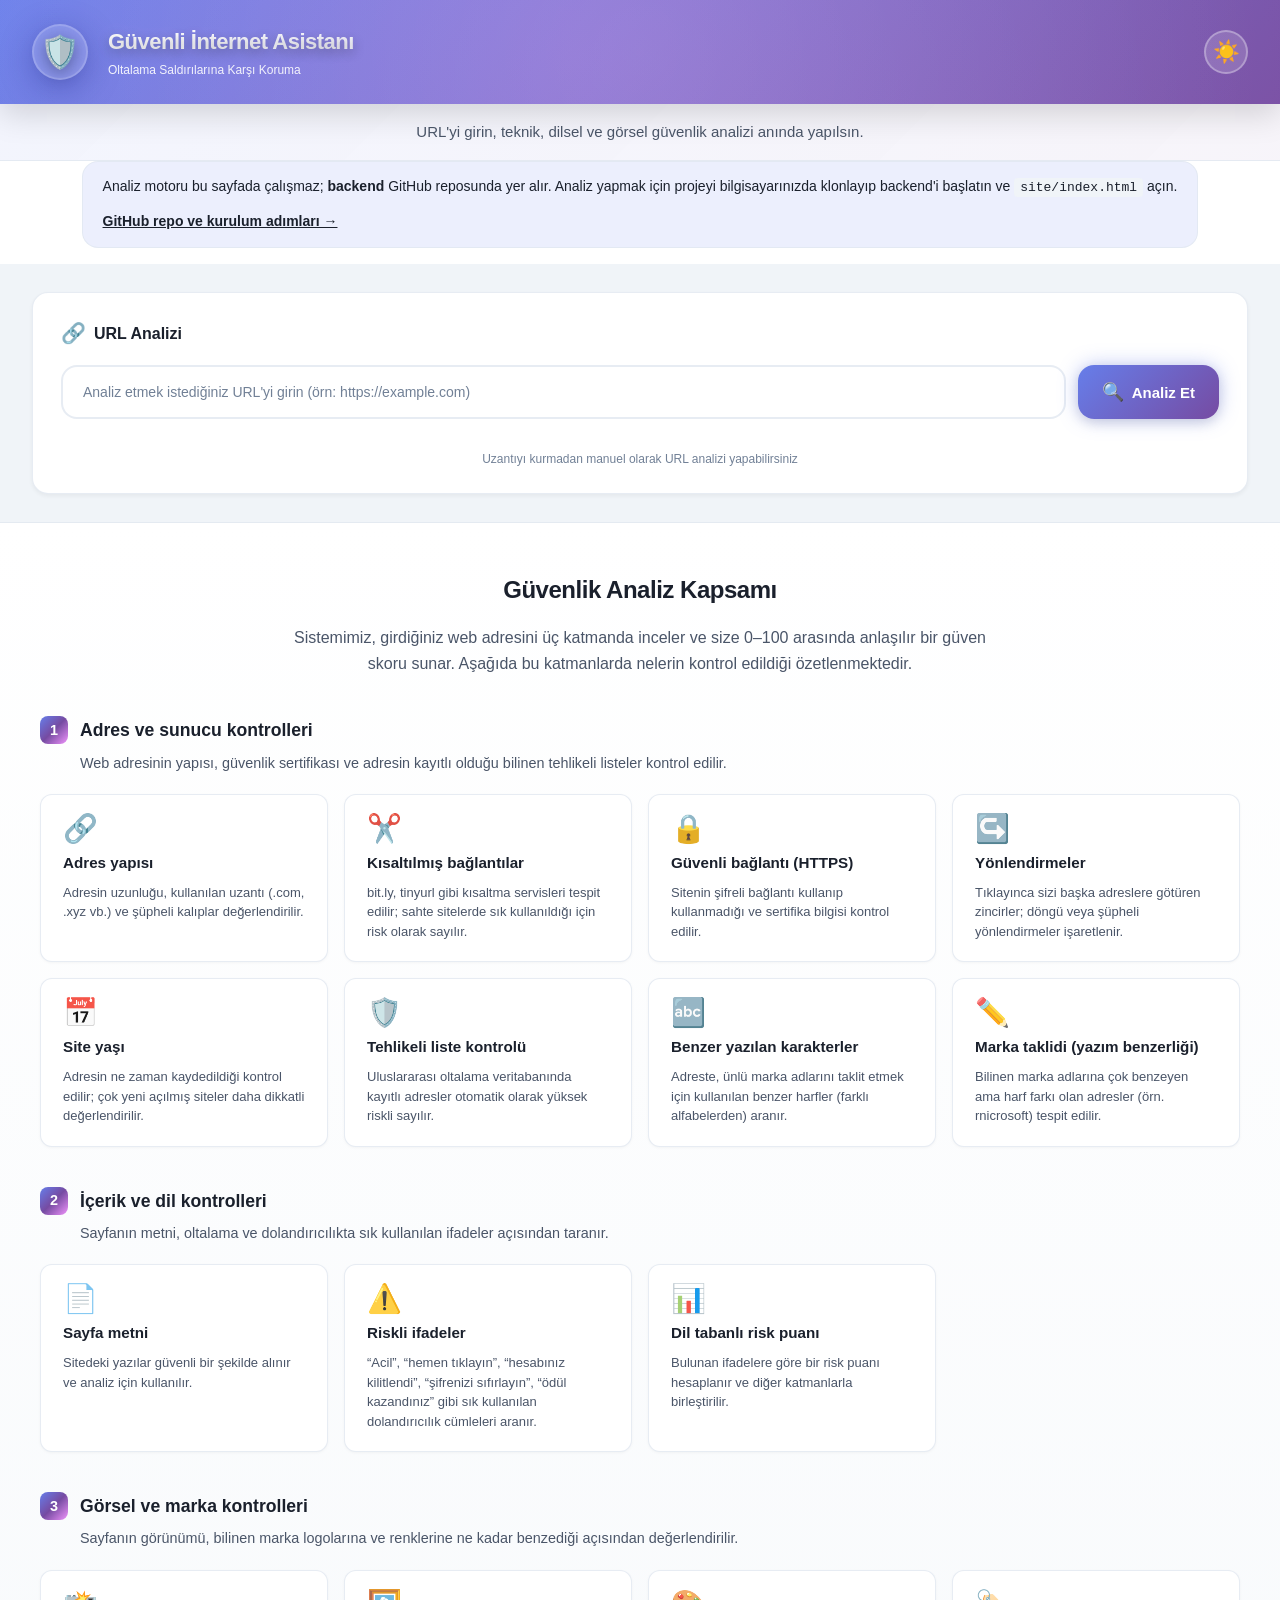
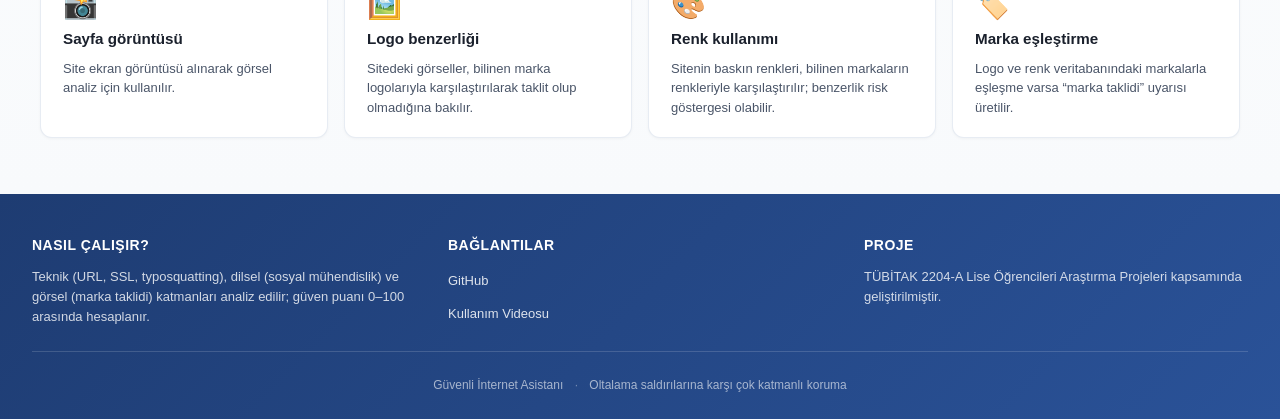
<file: docs/index.html>
<!DOCTYPE html>
<html lang="tr">
<head>
    <meta charset="UTF-8">
    <meta name="viewport" content="width=device-width, initial-scale=1.0">
    <title>Güvenli İnternet Asistanı - Web Arayüzü</title>
    <link rel="icon" href="favicon.svg" type="image/svg+xml">
    <link rel="stylesheet" href="style.css?v=2">
</head>
<body>
    <div class="app-wrapper">
        <!-- Header -->
        <header class="app-header">
            <div class="header-content">
                <div class="logo-container">
                    <div class="logo-icon">🛡️</div>
                </div>
                <div class="header-text">
                    <h1>Güvenli İnternet Asistanı</h1>
                    <p class="header-subtitle">Oltalama Saldırılarına Karşı Koruma</p>
                </div>
                <button type="button" id="theme-toggle" class="theme-toggle" title="Karanlık / Aydınlık tema" aria-label="Tema değiştir">
                    <span class="theme-icon theme-icon-sun" aria-hidden="true">☀️</span>
                    <span class="theme-icon theme-icon-moon" aria-hidden="true">🌙</span>
                </button>
            </div>
        </header>

        <!-- Hero / Tagline -->
        <section class="hero-section">
            <p class="hero-tagline">URL'yi girin, teknik, dilsel ve görsel güvenlik analizi anında yapılsın.</p>
        </section>

        <!-- Yayın sayfasında: Backend yoksa göster; PC'de backend açıksa yerel bağlantı mesajı -->
        <section id="local-run-banner" class="local-run-banner" hidden>
            <p class="local-run-text">Analiz motoru bu sayfada çalışmaz; <strong>backend</strong> GitHub reposunda yer alır. Analiz yapmak için projeyi bilgisayarınızda klonlayıp backend'i başlatın ve <code>site/index.html</code> açın.</p>
            <a id="local-run-repo-link" href="https://github.com/oguzhanbilir/guvenli_internet_asistani#-hızlı-başlangıç" target="_blank" rel="noopener" class="local-run-link">GitHub repo ve kurulum adımları →</a>
        </section>
        <section id="backend-connected-banner" class="backend-connected-banner" hidden>
            <p class="backend-connected-text">Yerel backend'e bağlandı. Bilgisayarınızda açık olan analiz motoru kullanılacak; URL girip analiz yapabilirsiniz.</p>
        </section>

        <!-- Main Content (scrollable) -->
        <main class="main-content">
        <!-- Loading State (üstte gösterilir) -->
        <section id="status" class="status-section" hidden>
            <div class="loading-container">
                <div class="spinner"></div>
                <p class="loading-text">Site analiz ediliyor...</p>
                <p class="loading-subtext">Lütfen bekleyin</p>
            </div>
        </section>

        <!-- Results Section (üstte gösterilir) -->
        <section id="result" class="result-section" hidden>
            <div class="score-url-card">
                <div class="score-url-header">
                    <div class="score-section">
                        <div class="score-label">Güven Puanı</div>
                        <div class="score-value-container">
                            <span id="score-value" class="score-value">--</span>
                            <span class="score-max">/100</span>
                        </div>
                        <div class="progress-container">
                            <div class="progress-bar">
                                <div id="progress-bar" class="progress-fill"></div>
                            </div>
                        </div>
                    </div>
                    <div class="decision-section">
                        <div class="decision-badge" id="decision-badge">
                            <span id="decision-icon" class="decision-icon">--</span>
                            <span id="decision-text" class="decision-text">--</span>
                        </div>
                    </div>
                </div>
                <div class="url-section">
                    <div class="url-icon">🌐</div>
                    <div class="url-content">
                        <div class="url-label">Analiz Edilen URL</div>
                        <div id="current-url" class="url-text">--</div>
                    </div>
                </div>
            </div>
            <div class="layers-section">
                <div class="section-header">
                    <span class="section-icon">📊</span>
                    <h2>Katman Analizi</h2>
                </div>
                <div id="layer-container" class="layers-table"></div>
            </div>
            <details class="details-section">
                <summary class="details-summary">
                    <span class="details-icon">📋</span>
                    <span>Detaylı Analiz Raporu</span>
                    <span class="details-arrow">▼</span>
                </summary>
                <div class="details-content">
                    <ul id="details-list" class="details-list"></ul>
                </div>
            </details>
        </section>

        <!-- Error Section (üstte gösterilir) -->
        <section id="error" class="error-section" hidden>
            <div class="error-container">
                <div class="error-icon">⚠️</div>
                <h2 class="error-title">Analiz Tamamlanamadı</h2>
                <p id="error-message" class="error-message">Bir hata oluştu. Lütfen daha sonra tekrar deneyin.</p>
                <button id="retry-button" class="retry-button">
                    <span class="retry-icon">🔄</span>
                    <span>Tekrar Dene</span>
                </button>
            </div>
        </section>

        <!-- URL Input Section (sonuçların altında) -->
        <section id="input-section" class="input-section">
            <div class="input-container">
                <h2 class="section-heading">
                    <span class="section-heading-icon">🔗</span>
                    URL Analizi
                </h2>
                <div class="input-wrapper">
                    <input 
                        type="text" 
                        id="url-input" 
                        class="url-input" 
                        placeholder="Analiz etmek istediğiniz URL'yi girin (örn: https://example.com)"
                        autocomplete="off"
                        aria-describedby="url-validation-message"
                    >
                    <button id="analyze-button" class="analyze-button">
                        <span class="button-icon">🔍</span>
                        <span>Analiz Et</span>
                    </button>
                </div>
                <p id="url-validation-message" class="url-validation-message" role="alert" aria-live="polite"></p>
                <p class="input-hint">Uzantıyı kurmadan manuel olarak URL analizi yapabilirsiniz</p>
            </div>
        </section>

        <!-- Güvenlik Analiz Kapsamı - Kurumsal & anlaşılır -->
        <section class="features-section">
            <div class="features-header">
                <h2 class="features-heading">Güvenlik Analiz Kapsamı</h2>
                <p class="features-intro">Sistemimiz, girdiğiniz web adresini üç katmanda inceler ve size 0–100 arasında anlaşılır bir güven skoru sunar. Aşağıda bu katmanlarda nelerin kontrol edildiği özetlenmektedir.</p>
            </div>

            <div class="features-block">
                <h3 class="features-subhead"><span class="features-subhead-num">1</span> Adres ve sunucu kontrolleri</h3>
                <p class="features-block-desc">Web adresinin yapısı, güvenlik sertifikası ve adresin kayıtlı olduğu bilinen tehlikeli listeler kontrol edilir.</p>
                <div class="features-grid">
                    <div class="feature-card">
                        <span class="feature-icon" aria-hidden="true">🔗</span>
                        <h4 class="feature-title">Adres yapısı</h4>
                        <p class="feature-desc">Adresin uzunluğu, kullanılan uzantı (.com, .xyz vb.) ve şüpheli kalıplar değerlendirilir.</p>
                    </div>
                    <div class="feature-card">
                        <span class="feature-icon" aria-hidden="true">✂️</span>
                        <h4 class="feature-title">Kısaltılmış bağlantılar</h4>
                        <p class="feature-desc">bit.ly, tinyurl gibi kısaltma servisleri tespit edilir; sahte sitelerde sık kullanıldığı için risk olarak sayılır.</p>
                    </div>
                    <div class="feature-card">
                        <span class="feature-icon" aria-hidden="true">🔒</span>
                        <h4 class="feature-title">Güvenli bağlantı (HTTPS)</h4>
                        <p class="feature-desc">Sitenin şifreli bağlantı kullanıp kullanmadığı ve sertifika bilgisi kontrol edilir.</p>
                    </div>
                    <div class="feature-card">
                        <span class="feature-icon" aria-hidden="true">↪️</span>
                        <h4 class="feature-title">Yönlendirmeler</h4>
                        <p class="feature-desc">Tıklayınca sizi başka adreslere götüren zincirler; döngü veya şüpheli yönlendirmeler işaretlenir.</p>
                    </div>
                    <div class="feature-card">
                        <span class="feature-icon" aria-hidden="true">📅</span>
                        <h4 class="feature-title">Site yaşı</h4>
                        <p class="feature-desc">Adresin ne zaman kaydedildiği kontrol edilir; çok yeni açılmış siteler daha dikkatli değerlendirilir.</p>
                    </div>
                    <div class="feature-card">
                        <span class="feature-icon" aria-hidden="true">🛡️</span>
                        <h4 class="feature-title">Tehlikeli liste kontrolü</h4>
                        <p class="feature-desc">Uluslararası oltalama veritabanında kayıtlı adresler otomatik olarak yüksek riskli sayılır.</p>
                    </div>
                    <div class="feature-card">
                        <span class="feature-icon" aria-hidden="true">🔤</span>
                        <h4 class="feature-title">Benzer yazılan karakterler</h4>
                        <p class="feature-desc">Adreste, ünlü marka adlarını taklit etmek için kullanılan benzer harfler (farklı alfabelerden) aranır.</p>
                    </div>
                    <div class="feature-card">
                        <span class="feature-icon" aria-hidden="true">✏️</span>
                        <h4 class="feature-title">Marka taklidi (yazım benzerliği)</h4>
                        <p class="feature-desc">Bilinen marka adlarına çok benzeyen ama harf farkı olan adresler (örn. rnicrosoft) tespit edilir.</p>
                    </div>
                </div>
            </div>

            <div class="features-block">
                <h3 class="features-subhead"><span class="features-subhead-num">2</span> İçerik ve dil kontrolleri</h3>
                <p class="features-block-desc">Sayfanın metni, oltalama ve dolandırıcılıkta sık kullanılan ifadeler açısından taranır.</p>
                <div class="features-grid">
                    <div class="feature-card">
                        <span class="feature-icon" aria-hidden="true">📄</span>
                        <h4 class="feature-title">Sayfa metni</h4>
                        <p class="feature-desc">Sitedeki yazılar güvenli bir şekilde alınır ve analiz için kullanılır.</p>
                    </div>
                    <div class="feature-card">
                        <span class="feature-icon" aria-hidden="true">⚠️</span>
                        <h4 class="feature-title">Riskli ifadeler</h4>
                        <p class="feature-desc">“Acil”, “hemen tıklayın”, “hesabınız kilitlendi”, “şifrenizi sıfırlayın”, “ödül kazandınız” gibi sık kullanılan dolandırıcılık cümleleri aranır.</p>
                    </div>
                    <div class="feature-card">
                        <span class="feature-icon" aria-hidden="true">📊</span>
                        <h4 class="feature-title">Dil tabanlı risk puanı</h4>
                        <p class="feature-desc">Bulunan ifadelere göre bir risk puanı hesaplanır ve diğer katmanlarla birleştirilir.</p>
                    </div>
                </div>
            </div>

            <div class="features-block">
                <h3 class="features-subhead"><span class="features-subhead-num">3</span> Görsel ve marka kontrolleri</h3>
                <p class="features-block-desc">Sayfanın görünümü, bilinen marka logolarına ve renklerine ne kadar benzediği açısından değerlendirilir.</p>
                <div class="features-grid">
                    <div class="feature-card">
                        <span class="feature-icon" aria-hidden="true">📸</span>
                        <h4 class="feature-title">Sayfa görüntüsü</h4>
                        <p class="feature-desc">Site ekran görüntüsü alınarak görsel analiz için kullanılır.</p>
                    </div>
                    <div class="feature-card">
                        <span class="feature-icon" aria-hidden="true">🖼️</span>
                        <h4 class="feature-title">Logo benzerliği</h4>
                        <p class="feature-desc">Sitedeki görseller, bilinen marka logolarıyla karşılaştırılarak taklit olup olmadığına bakılır.</p>
                    </div>
                    <div class="feature-card">
                        <span class="feature-icon" aria-hidden="true">🎨</span>
                        <h4 class="feature-title">Renk kullanımı</h4>
                        <p class="feature-desc">Sitenin baskın renkleri, bilinen markaların renkleriyle karşılaştırılır; benzerlik risk göstergesi olabilir.</p>
                    </div>
                    <div class="feature-card">
                        <span class="feature-icon" aria-hidden="true">🏷️</span>
                        <h4 class="feature-title">Marka eşleştirme</h4>
                        <p class="feature-desc">Logo ve renk veritabanındaki markalarla eşleşme varsa “marka taklidi” uyarısı üretilir.</p>
                    </div>
                </div>
            </div>
        </section>
        </main>

        <!-- Footer -->
        <footer class="site-footer">
            <div class="footer-inner">
                <div class="footer-block">
                    <h3 class="footer-title">Nasıl Çalışır?</h3>
                    <p class="footer-text">Teknik (URL, SSL, typosquatting), dilsel (sosyal mühendislik) ve görsel (marka taklidi) katmanları analiz edilir; güven puanı 0–100 arasında hesaplanır.</p>
                </div>
                <div class="footer-block">
                    <h3 class="footer-title">Bağlantılar</h3>
                    <ul class="footer-links">
                        <li><a href="https://github.com/oguzhanbilir/guvenli_internet_asistani" target="_blank" rel="noopener">GitHub</a></li>
                        <li><a href="https://www.youtube.com/watch?v=nvCZ7ITpVVM" target="_blank" rel="noopener">Kullanım Videosu</a></li>
                    </ul>
                </div>
                <div class="footer-block">
                    <h3 class="footer-title">Proje</h3>
                    <p class="footer-text">TÜBİTAK 2204-A Lise Öğrencileri Araştırma Projeleri kapsamında geliştirilmiştir.</p>
                </div>
            </div>
            <div class="footer-bottom">
                <span>Güvenli İnternet Asistanı</span>
                <span class="footer-sep">·</span>
                <span>Oltalama saldırılarına karşı çok katmanlı koruma</span>
            </div>
        </footer>
    </div>
    <script src="app.js?v=2"></script>
</body>
</html>
</file>
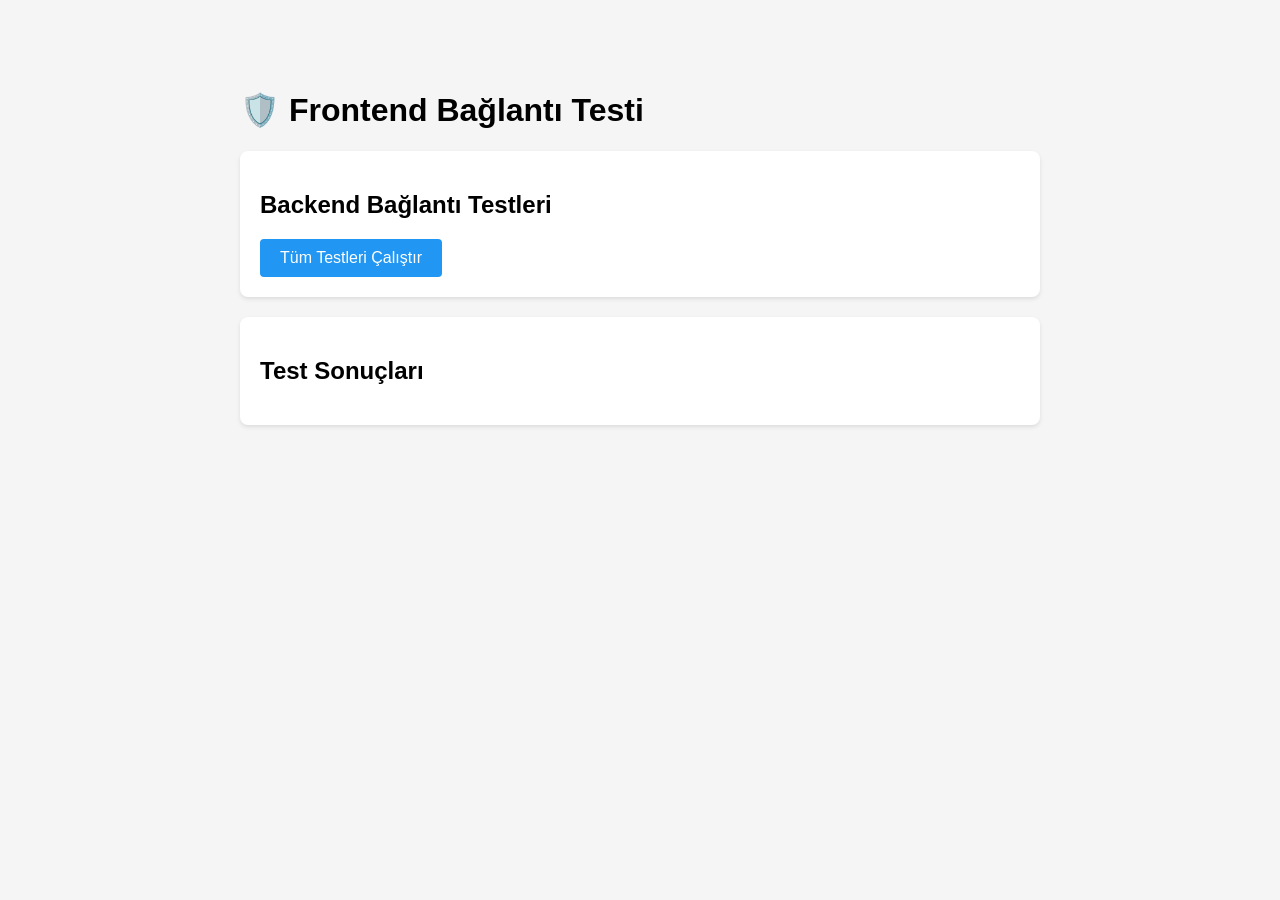
<file: test_frontend_connection.html>
<!DOCTYPE html>
<html lang="tr">
<head>
    <meta charset="UTF-8">
    <meta name="viewport" content="width=device-width, initial-scale=1.0">
    <title>Frontend Bağlantı Testi</title>
    <style>
        body {
            font-family: Arial, sans-serif;
            max-width: 800px;
            margin: 50px auto;
            padding: 20px;
            background: #f5f5f5;
        }
        .test-container {
            background: white;
            padding: 20px;
            border-radius: 8px;
            box-shadow: 0 2px 4px rgba(0,0,0,0.1);
            margin-bottom: 20px;
        }
        .test-item {
            padding: 10px;
            margin: 10px 0;
            border-left: 4px solid #ddd;
            background: #f9f9f9;
        }
        .test-item.success {
            border-left-color: #4caf50;
            background: #e8f5e9;
        }
        .test-item.error {
            border-left-color: #f44336;
            background: #ffebee;
        }
        .test-item.loading {
            border-left-color: #ff9800;
            background: #fff3e0;
        }
        button {
            background: #2196f3;
            color: white;
            border: none;
            padding: 10px 20px;
            border-radius: 4px;
            cursor: pointer;
            font-size: 16px;
        }
        button:hover {
            background: #1976d2;
        }
        .result {
            margin-top: 10px;
            padding: 10px;
            border-radius: 4px;
            font-family: monospace;
            font-size: 12px;
            white-space: pre-wrap;
        }
    </style>
</head>
<body>
    <h1>🛡️ Frontend Bağlantı Testi</h1>
    
    <div class="test-container">
        <h2>Backend Bağlantı Testleri</h2>
        <button onclick="runAllTests()">Tüm Testleri Çalıştır</button>
        
        <div id="test-results"></div>
    </div>
    
    <div class="test-container">
        <h2>Test Sonuçları</h2>
        <div id="results"></div>
    </div>

    <script>
        const API_ENDPOINT = "http://localhost:8000/analyze";
        const HEALTH_ENDPOINT = "http://localhost:8000/health";
        
        function addTestResult(testName, status, message, details = null) {
            const resultsDiv = document.getElementById('test-results');
            const testItem = document.createElement('div');
            testItem.className = `test-item ${status}`;
            
            let statusText = status === 'success' ? '[OK]' : status === 'error' ? '[FAIL]' : '[LOADING]';
            testItem.innerHTML = `
                <strong>${statusText} ${testName}</strong>
                ${message ? `<div>${message}</div>` : ''}
                ${details ? `<div class="result">${JSON.stringify(details, null, 2)}</div>` : ''}
            `;
            
            resultsDiv.appendChild(testItem);
        }
        
        function clearResults() {
            document.getElementById('test-results').innerHTML = '';
            document.getElementById('results').innerHTML = '';
        }
        
        async function testHealthCheck() {
            addTestResult('Health Check', 'loading', 'Test ediliyor...');
            
            try {
                const response = await fetch(HEALTH_ENDPOINT, {
                    method: 'GET',
                    timeout: 5000
                });
                
                if (response.ok) {
                    const data = await response.json();
                    addTestResult('Health Check', 'success', 
                        `Backend çalışıyor: ${data.status}`, data);
                    return true;
                } else {
                    addTestResult('Health Check', 'error', 
                        `HTTP ${response.status}: ${response.statusText}`);
                    return false;
                }
            } catch (error) {
                addTestResult('Health Check', 'error', 
                    `Bağlantı hatası: ${error.message}`);
                return false;
            }
        }
        
        async function testAnalyzeEndpoint() {
            addTestResult('Analyze Endpoint', 'loading', 'Test ediliyor...');
            
            try {
                const testUrl = 'https://www.google.com';
                const response = await fetch(API_ENDPOINT, {
                    method: 'POST',
                    headers: {
                        'Content-Type': 'application/json'
                    },
                    body: JSON.stringify({
                        url: testUrl,
                        include_visual: false
                    })
                });
                
                if (response.ok) {
                    const data = await response.json();
                    addTestResult('Analyze Endpoint', 'success', 
                        `Analiz başarılı: ${data.guven_puani} puan, ${data.karar}`, 
                        {
                            url: testUrl,
                            guven_puani: data.guven_puani,
                            karar: data.karar,
                            katman_skorlari: data.katman_skorlari
                        });
                    return true;
                } else {
                    const errorText = await response.text();
                    addTestResult('Analyze Endpoint', 'error', 
                        `HTTP ${response.status}: ${errorText.substring(0, 100)}`);
                    return false;
                }
            } catch (error) {
                addTestResult('Analyze Endpoint', 'error', 
                    `Bağlantı hatası: ${error.message}`);
                return false;
            }
        }
        
        async function testCORS() {
            addTestResult('CORS Kontrolü', 'loading', 'Test ediliyor...');
            
            try {
                // Normal GET request ile CORS header'larını kontrol et
                const response = await fetch(HEALTH_ENDPOINT, {
                    method: 'GET',
                    headers: {
                        'Origin': window.location.origin
                    }
                });
                
                const corsHeaders = {
                    'Access-Control-Allow-Origin': response.headers.get('Access-Control-Allow-Origin'),
                    'Access-Control-Allow-Methods': response.headers.get('Access-Control-Allow-Methods'),
                    'Access-Control-Allow-Headers': response.headers.get('Access-Control-Allow-Headers'),
                    'Access-Control-Allow-Credentials': response.headers.get('Access-Control-Allow-Credentials')
                };
                
                // CORS header'larını kontrol et
                // FastAPI CORS middleware normal response'larda da header'ları ekler
                // Eğer header yoksa, OPTIONS preflight request'i dene
                if (corsHeaders['Access-Control-Allow-Origin'] || response.ok) {
                    // CORS çalışıyor - normal request başarılı
                    // Eğer header yoksa ama request başarılıysa, CORS middleware çalışıyor demektir
                    addTestResult('CORS Kontrolü', 'success', 
                        'CORS ayarları doğru (request başarılı)', {
                            'Response Status': response.status,
                            'CORS Headers': corsHeaders,
                            'Note': 'FastAPI CORS middleware aktif, cross-origin istekler destekleniyor'
                        });
                    return true;
                } else {
                    // OPTIONS preflight request'i dene
                    try {
                        const optionsResponse = await fetch(HEALTH_ENDPOINT, {
                            method: 'OPTIONS',
                            headers: {
                                'Origin': window.location.origin,
                                'Access-Control-Request-Method': 'GET'
                            }
                        });
                        
                        const preflightHeaders = {
                            'Access-Control-Allow-Origin': optionsResponse.headers.get('Access-Control-Allow-Origin'),
                            'Access-Control-Allow-Methods': optionsResponse.headers.get('Access-Control-Allow-Methods')
                        };
                        
                        if (preflightHeaders['Access-Control-Allow-Origin']) {
                            addTestResult('CORS Kontrolü', 'success', 
                                'CORS ayarları doğru (preflight)', preflightHeaders);
                            return true;
                        } else {
                            addTestResult('CORS Kontrolü', 'error', 
                                'CORS başlıkları bulunamadı');
                            return false;
                        }
                    } catch (optError) {
                        // OPTIONS request başarısız ama normal request başarılıysa CORS çalışıyor
                        if (response.ok) {
                            addTestResult('CORS Kontrolü', 'success', 
                                'CORS çalışıyor (normal request başarılı)', {
                                    'Note': 'CORS middleware aktif, cross-origin istekler destekleniyor'
                                });
                            return true;
                        } else {
                            addTestResult('CORS Kontrolü', 'error', 
                                `OPTIONS request hatası: ${optError.message}`);
                            return false;
                        }
                    }
                }
            } catch (error) {
                addTestResult('CORS Kontrolü', 'error', 
                    `Test hatası: ${error.message}`);
                return false;
            }
        }
        
        async function testTimeout() {
            addTestResult('Timeout Kontrolü', 'loading', 'Test ediliyor...');
            
            try {
                const controller = new AbortController();
                const timeoutId = setTimeout(() => controller.abort(), 5000);
                
                const response = await fetch(API_ENDPOINT, {
                    method: 'POST',
                    headers: {
                        'Content-Type': 'application/json'
                    },
                    body: JSON.stringify({
                        url: 'https://www.google.com',
                        include_visual: false
                    }),
                    signal: controller.signal
                });
                
                clearTimeout(timeoutId);
                
                if (response.ok) {
                    addTestResult('Timeout Kontrolü', 'success', 
                        'Timeout mekanizması çalışıyor');
                    return true;
                } else {
                    addTestResult('Timeout Kontrolü', 'error', 
                        `HTTP ${response.status}`);
                    return false;
                }
            } catch (error) {
                if (error.name === 'AbortError') {
                    addTestResult('Timeout Kontrolü', 'error', 
                        'Timeout çalışıyor (5s aşıldı)');
                } else {
                    addTestResult('Timeout Kontrolü', 'error', 
                        `Hata: ${error.message}`);
                }
                return false;
            }
        }
        
        async function runAllTests() {
            clearResults();
            
            const results = {
                health: false,
                analyze: false,
                cors: false,
                timeout: false
            };
            
            results.health = await testHealthCheck();
            await new Promise(resolve => setTimeout(resolve, 500));
            
            results.analyze = await testAnalyzeEndpoint();
            await new Promise(resolve => setTimeout(resolve, 500));
            
            results.cors = await testCORS();
            await new Promise(resolve => setTimeout(resolve, 500));
            
            results.timeout = await testTimeout();
            
            // Özet
            const successCount = Object.values(results).filter(r => r).length;
            const totalCount = Object.keys(results).length;
            
            const summaryDiv = document.getElementById('results');
            summaryDiv.innerHTML = `
                <h3>Test Özeti</h3>
                <p><strong>Başarılı:</strong> ${successCount}/${totalCount}</p>
                <p><strong>Başarı Oranı:</strong> ${(successCount/totalCount*100).toFixed(1)}%</p>
                <ul>
                    <li>Health Check: ${results.health ? '✓' : '✗'}</li>
                    <li>Analyze Endpoint: ${results.analyze ? '✓' : '✗'}</li>
                    <li>CORS: ${results.cors ? '✓' : '✗'}</li>
                    <li>Timeout: ${results.timeout ? '✓' : '✗'}</li>
                </ul>
            `;
        }
        
        // Sayfa yüklendiğinde otomatik test
        window.addEventListener('load', () => {
            console.log('Frontend bağlantı testi hazır. "Tüm Testleri Çalıştır" butonuna tıklayın.');
        });
    </script>
</body>
</html>
</file>
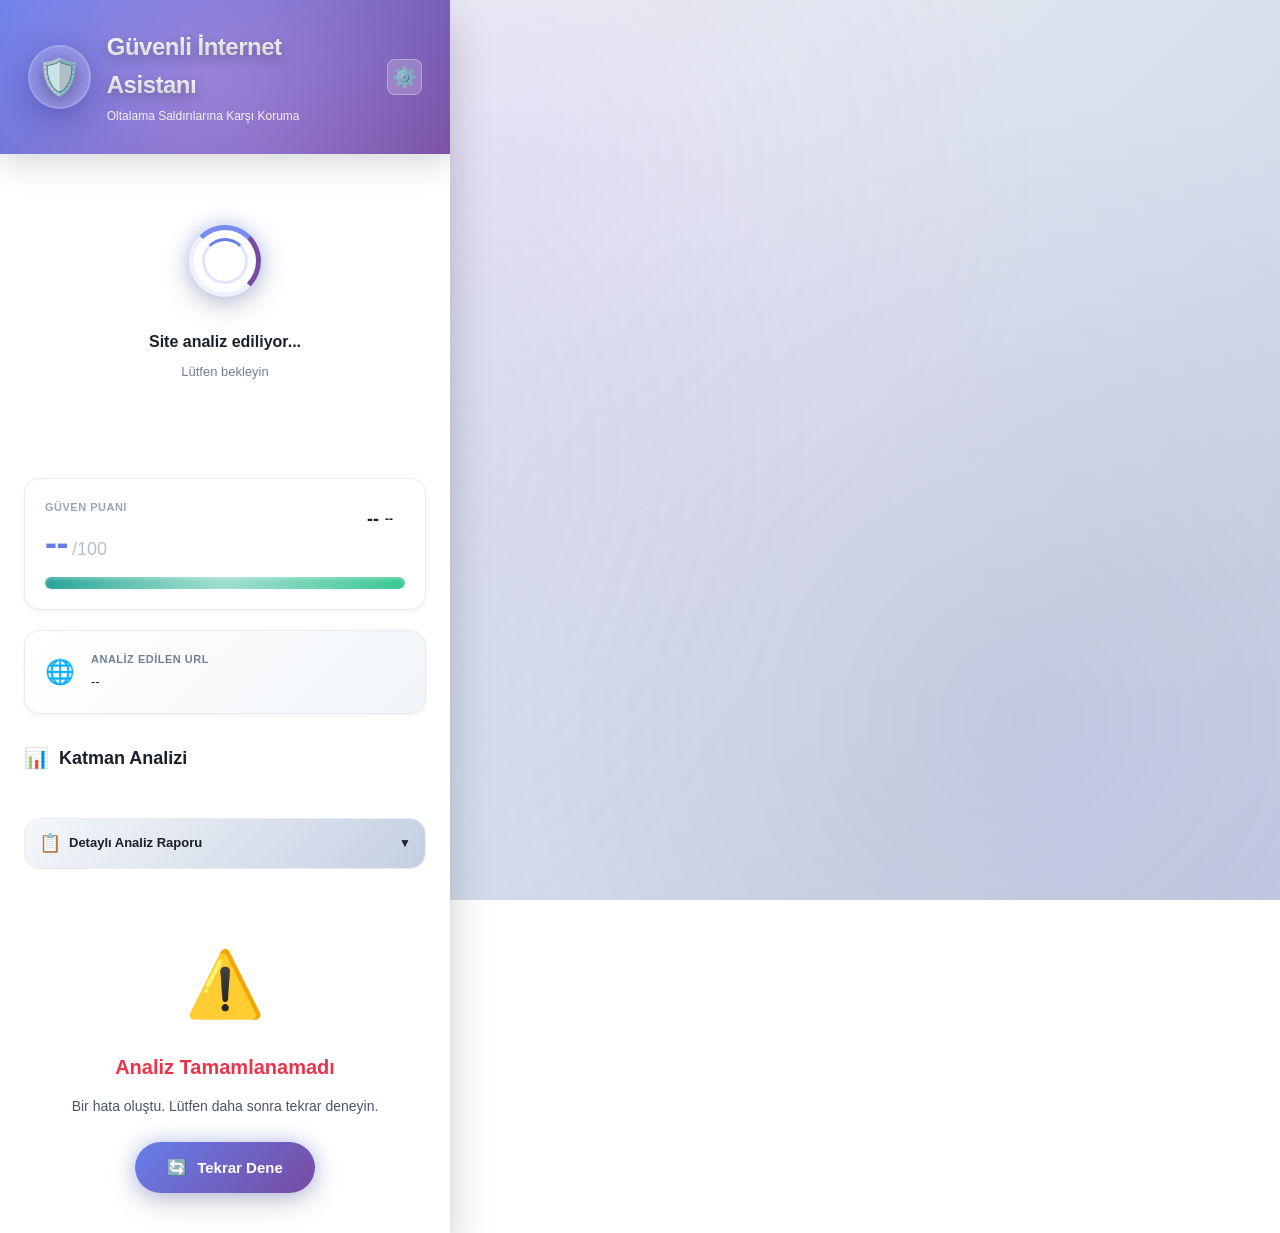
<file: frontend_extension/popup.html>
<!DOCTYPE html>
<html lang="tr">
<head>
    <meta charset="UTF-8">
    <meta name="viewport" content="width=device-width, initial-scale=1.0">
    <title>Güvenli İnternet Asistanı</title>
    <link rel="stylesheet" href="popup.css">
</head>
<body>
    <div class="app-wrapper">
        <!-- Header -->
        <header class="app-header">
            <div class="header-content">
                <div class="logo-container">
                    <div class="logo-icon">🛡️</div>
                </div>
                <div class="header-text">
                    <h1>Güvenli İnternet Asistanı</h1>
                    <p class="header-subtitle">Oltalama Saldırılarına Karşı Koruma</p>
                </div>
                <button id="settings-btn" class="settings-btn" title="Whitelist Yönetimi">
                    ⚙️
                </button>
            </div>
        </header>

        <!-- Loading State -->
        <section id="status" class="status-section">
            <div class="loading-container">
                <div class="spinner"></div>
                <p class="loading-text">Site analiz ediliyor...</p>
                <p class="loading-subtext">Lütfen bekleyin</p>
            </div>
        </section>
        
        <!-- Results Section -->
        <section id="result" class="result-section" hidden>
            <!-- Score Card -->
            <div class="score-card">
                <div class="score-main">
                    <div class="score-left">
                        <div class="score-label">Güven Puanı</div>
                        <div class="score-value-container">
                            <span id="score-value" class="score-value">--</span>
                            <span class="score-max">/100</span>
                        </div>
                    </div>
                    <div class="score-right">
                        <div class="decision-badge" id="decision-badge">
                            <span id="decision-icon" class="decision-icon">--</span>
                            <span id="decision-text" class="decision-text">--</span>
                        </div>
                    </div>
                </div>
                <div class="progress-container">
                    <div class="progress-bar">
                        <div id="progress-bar" class="progress-fill"></div>
                    </div>
                </div>
            </div>
            
            <!-- URL Display -->
            <div class="url-card">
                <div class="url-icon">🌐</div>
                <div class="url-content">
                    <div class="url-label">Analiz Edilen URL</div>
                    <div id="current-url" class="url-text">--</div>
                </div>
            </div>
            
            <!-- Layer Analysis -->
            <div class="layers-section">
                <div class="section-header">
                    <span class="section-icon">📊</span>
                    <h2>Katman Analizi</h2>
                </div>
                <div id="layer-container" class="layers-grid"></div>
            </div>
            
            <!-- Details Section -->
            <details class="details-section">
                <summary class="details-summary">
                    <span class="details-icon">📋</span>
                    <span>Detaylı Analiz Raporu</span>
                    <span class="details-arrow">▼</span>
                </summary>
                <div class="details-content">
                    <ul id="details-list" class="details-list"></ul>
                </div>
            </details>
        </section>
        
        <!-- Error Section -->
        <section id="error" class="error-section" hidden>
            <div class="error-container">
                <div class="error-icon">⚠️</div>
                <h2 class="error-title">Analiz Tamamlanamadı</h2>
                <p id="error-message" class="error-message">Bir hata oluştu. Lütfen daha sonra tekrar deneyin.</p>
                <button id="retry-button" class="retry-button">
                    <span class="retry-icon">🔄</span>
                    <span>Tekrar Dene</span>
                </button>
            </div>
        </section>
        
        <!-- Whitelist Management Section -->
        <section id="whitelist-section" class="whitelist-section" hidden>
            <div class="whitelist-container">
                <div class="whitelist-header">
                    <h2>📋 Whitelist Yönetimi</h2>
                    <button id="close-whitelist-btn" class="close-btn">✕</button>
                </div>
                <p class="whitelist-description">
                    Bu listedeki siteler analiz edilmeden geçilir. Yanlışlıkla eklediğiniz siteleri buradan çıkarabilirsiniz.
                </p>
                <div id="whitelist-list" class="whitelist-list">
                    <p class="whitelist-empty">Whitelist'te henüz site yok.</p>
                </div>
                <button id="clear-all-whitelist-btn" class="clear-all-btn" hidden>
                    Tümünü Temizle
                </button>
            </div>
        </section>
    </div>
    <script src="popup.js"></script>
</body>
</html>
</file>
<file: docs/style.css>
/* ===== Modern Reset & Base Styles ===== */
* {
    margin: 0;
    padding: 0;
    box-sizing: border-box;
}

:root {
    /* Modern Gradient Paleti */
    --primary-gradient: linear-gradient(135deg, #667eea 0%, #764ba2 50%, #f093fb 100%);
    --primary-gradient-hover: linear-gradient(135deg, #764ba2 0%, #f093fb 50%, #667eea 100%);
    --secondary-gradient: linear-gradient(135deg, #f093fb 0%, #f5576c 100%);
    --success-gradient: linear-gradient(135deg, #11998e 0%, #38ef7d 100%);
    --success-gradient-glow: linear-gradient(135deg, #11998e 0%, #38ef7d 50%, #11998e 100%);
    --warning-gradient: linear-gradient(135deg, #f7971e 0%, #ffd200 100%);
    --danger-gradient: linear-gradient(135deg, #eb3349 0%, #f45c43 100%);
    --dark-gradient: linear-gradient(135deg, #1e3c72 0%, #2a5298 100%);
    
    /* Glassmorphism */
    --glass-bg: rgba(255, 255, 255, 0.1);
    --glass-border: rgba(255, 255, 255, 0.2);
    --glass-shadow: 0 8px 32px 0 rgba(31, 38, 135, 0.37);
    --glass-backdrop: blur(10px);
    
    /* Colors */
    --primary-color: #667eea;
    --primary-color-light: #8b9aff;
    --primary-color-dark: #4c63d2;
    --secondary-color: #764ba2;
    --success-color: #38ef7d;
    --success-color-dark: #11998e;
    --warning-color: #f7971e;
    --danger-color: #eb3349;
    
    /* Backgrounds */
    --bg-primary: #ffffff;
    --bg-secondary: linear-gradient(135deg, #f5f7fa 0%, #c3cfe2 100%);
    --bg-tertiary: #f0f4f8;
    --bg-dark: #1a202c;
    
    /* Text */
    --text-primary: #1a202c;
    --text-secondary: #4a5568;
    --text-tertiary: #718096;
    --text-white: #ffffff;
    
    /* Borders */
    --border-color: rgba(226, 232, 240, 0.8);
    --border-glow: rgba(102, 126, 234, 0.3);
    
    /* Shadows - Enhanced */
    --shadow-sm: 0 2px 4px rgba(0, 0, 0, 0.05);
    --shadow-md: 0 4px 12px rgba(0, 0, 0, 0.1);
    --shadow-lg: 0 10px 30px rgba(0, 0, 0, 0.15);
    --shadow-xl: 0 20px 40px rgba(0, 0, 0, 0.2);
    --shadow-glow: 0 0 20px rgba(102, 126, 234, 0.4);
    --shadow-glow-success: 0 0 20px rgba(56, 239, 125, 0.4);
    --shadow-glow-danger: 0 0 20px rgba(235, 51, 73, 0.4);
    
    /* Radius */
    --radius-sm: 10px;
    --radius-md: 16px;
    --radius-lg: 24px;
    --radius-xl: 32px;
    --radius-full: 9999px;
    
    /* Transitions */
    --transition: all 0.4s cubic-bezier(0.4, 0, 0.2, 1);
    --transition-fast: all 0.2s cubic-bezier(0.4, 0, 0.2, 1);
    --transition-slow: all 0.6s cubic-bezier(0.4, 0, 0.2, 1);
}

/* ===== Karanlık tema ===== */
html.theme-dark {
    --bg-primary: #1a202c;
    --bg-secondary: linear-gradient(135deg, #0f1419 0%, #1a202c 100%);
    --bg-tertiary: #2d3748;
    --text-primary: #e2e8f0;
    --text-secondary: #a0aec0;
    --text-tertiary: #718096;
    --border-color: rgba(74, 85, 104, 0.8);
    --border-glow: rgba(102, 126, 234, 0.4);
    --shadow-sm: 0 2px 4px rgba(0, 0, 0, 0.3);
    --shadow-md: 0 4px 12px rgba(0, 0, 0, 0.4);
    --shadow-lg: 0 10px 30px rgba(0, 0, 0, 0.5);
}

html.theme-dark body::before {
    background:
        radial-gradient(circle at 20% 50%, rgba(102, 126, 234, 0.15) 0%, transparent 50%),
        radial-gradient(circle at 80% 80%, rgba(118, 75, 162, 0.12) 0%, transparent 50%);
}

/* Tema değiştir butonu */
.theme-toggle {
    margin-left: auto;
    width: 44px;
    height: 44px;
    border: 2px solid rgba(255, 255, 255, 0.3);
    border-radius: var(--radius-full);
    background: rgba(255, 255, 255, 0.15);
    cursor: pointer;
    display: flex;
    align-items: center;
    justify-content: center;
    transition: var(--transition-fast);
    flex-shrink: 0;
}
.theme-toggle:hover {
    background: rgba(255, 255, 255, 0.25);
    border-color: rgba(255, 255, 255, 0.5);
}
.theme-icon {
    font-size: 1.35rem;
    line-height: 1;
    position: absolute;
}
.theme-icon-moon { display: none; }
.theme-icon-sun { display: block; }
html.theme-dark .theme-icon-moon { display: block; }
html.theme-dark .theme-icon-sun { display: none; }

html.theme-dark .feature-card,
html.theme-dark .input-container,
html.theme-dark .score-url-card {
    background: var(--bg-tertiary);
    border-color: var(--border-color);
}
html.theme-dark .features-section {
    background: linear-gradient(180deg, var(--bg-primary) 0%, #0f1419 100%);
}
html.theme-dark .url-input {
    background: var(--bg-tertiary);
    color: var(--text-primary);
    border-color: var(--border-color);
}
html.theme-dark .url-input::placeholder {
    color: var(--text-tertiary);
}

body {
    font-family: -apple-system, BlinkMacSystemFont, 'Segoe UI', Roboto, 'Helvetica Neue', Arial, sans-serif;
    min-height: 100vh;
    background: var(--bg-secondary);
    background-attachment: fixed;
    color: var(--text-primary);
    line-height: 1.6;
    -webkit-font-smoothing: antialiased;
    -moz-osx-font-smoothing: grayscale;
    padding: 0;
    margin: 0;
    display: flex;
    align-items: stretch;
    justify-content: stretch;
}

body::before {
    content: '';
    position: fixed;
    top: 0;
    left: 0;
    right: 0;
    bottom: 0;
    background: 
        radial-gradient(circle at 20% 50%, rgba(102, 126, 234, 0.1) 0%, transparent 50%),
        radial-gradient(circle at 80% 80%, rgba(118, 75, 162, 0.1) 0%, transparent 50%),
        radial-gradient(circle at 40% 20%, rgba(240, 147, 251, 0.1) 0%, transparent 50%);
    pointer-events: none;
    z-index: 0;
}

.app-wrapper {
    width: 100%;
    max-width: 100%;
    margin: 0;
    display: flex;
    flex-direction: column;
    min-height: 100vh;
    background: var(--bg-primary);
    box-shadow: none;
    position: relative;
    z-index: 1;
    border-radius: 0;
}

/* ===== Header ===== */
.app-header {
    background: var(--primary-gradient);
    background-size: 200% 200%;
    color: white;
    padding: 24px 32px;
    box-shadow: var(--shadow-lg);
    position: relative;
    overflow: hidden;
    animation: gradientShift 8s ease infinite;
    flex-shrink: 0;
}

@keyframes gradientShift {
    0% { background-position: 0% 50%; }
    50% { background-position: 100% 50%; }
    100% { background-position: 0% 50%; }
}

.app-header::before {
    content: '';
    position: absolute;
    top: -50%;
    right: -50%;
    width: 200%;
    height: 200%;
    background: radial-gradient(circle, rgba(255,255,255,0.15) 0%, transparent 70%);
    animation: pulse 4s ease-in-out infinite;
}

.app-header::after {
    content: '';
    position: absolute;
    bottom: -30%;
    left: -30%;
    width: 150%;
    height: 150%;
    background: radial-gradient(circle, rgba(240, 147, 251, 0.2) 0%, transparent 70%);
    animation: pulse 6s ease-in-out infinite reverse;
}

@keyframes pulse {
    0%, 100% { transform: scale(1) rotate(0deg); opacity: 0.4; }
    50% { transform: scale(1.2) rotate(180deg); opacity: 0.7; }
}

.header-content {
    display: flex;
    align-items: center;
    gap: 20px;
    position: relative;
    z-index: 1;
    max-width: 1400px;
    margin: 0 auto;
}

.logo-container {
    width: 56px;
    height: 56px;
    background: var(--glass-bg);
    border: 2px solid var(--glass-border);
    border-radius: var(--radius-full);
    display: flex;
    align-items: center;
    justify-content: center;
    backdrop-filter: var(--glass-backdrop);
    box-shadow: var(--glass-shadow), inset 0 0 20px rgba(255, 255, 255, 0.1);
    transition: var(--transition);
    animation: logoFloat 3s ease-in-out infinite;
    position: relative;
}

.logo-container::before {
    content: '';
    position: absolute;
    inset: -2px;
    border-radius: var(--radius-full);
    background: linear-gradient(45deg, rgba(255,255,255,0.3), rgba(255,255,255,0.1));
    z-index: -1;
    opacity: 0;
    transition: var(--transition);
}

.logo-container:hover {
    transform: scale(1.1) rotate(5deg);
    box-shadow: var(--shadow-glow), inset 0 0 30px rgba(255, 255, 255, 0.2);
}

.logo-container:hover::before {
    opacity: 1;
}

@keyframes logoFloat {
    0%, 100% { transform: translateY(0px); }
    50% { transform: translateY(-5px); }
}

.logo-icon {
    font-size: 32px;
    filter: drop-shadow(0 4px 8px rgba(0, 0, 0, 0.3));
    animation: iconPulse 2s ease-in-out infinite;
    display: block;
}

@keyframes iconPulse {
    0%, 100% { transform: scale(1); }
    50% { transform: scale(1.05); }
}

.header-text h1 {
    font-size: 22px;
    font-weight: 800;
    margin: 0;
    letter-spacing: -0.5px;
    text-shadow: 0 4px 12px rgba(0, 0, 0, 0.3), 0 0 20px rgba(255, 255, 255, 0.2);
    background: linear-gradient(135deg, #ffffff 0%, rgba(255, 255, 255, 0.9) 100%);
    -webkit-background-clip: text;
    -webkit-text-fill-color: transparent;
    background-clip: text;
    animation: textShine 3s ease-in-out infinite;
}

@keyframes textShine {
    0%, 100% { filter: brightness(1); }
    50% { filter: brightness(1.2); }
}

.header-subtitle {
    font-size: 12px;
    opacity: 0.9;
    margin-top: 2px;
    font-weight: 400;
}

/* ===== Hero / Tagline ===== */
.hero-section {
    background: linear-gradient(135deg, rgba(102, 126, 234, 0.08) 0%, rgba(118, 75, 162, 0.06) 100%);
    padding: 16px 32px;
    border-bottom: 1px solid var(--border-color);
    flex-shrink: 0;
}
.hero-tagline {
    max-width: 1400px;
    margin: 0 auto;
    font-size: 15px;
    color: var(--text-secondary);
    font-weight: 500;
    text-align: center;
}

.local-run-banner {
    max-width: 1400px;
    margin: 0 auto 16px;
    padding: 14px 20px;
    background: rgba(102, 126, 234, 0.12);
    border: 1px solid var(--border-color);
    border-radius: var(--radius-md);
    flex-shrink: 0;
}
.local-run-banner .local-run-text {
    margin: 0 0 10px;
    font-size: 14px;
    color: var(--text-primary);
    line-height: 1.5;
}
.local-run-banner code {
    font-size: 13px;
    padding: 2px 6px;
    background: var(--bg-tertiary);
    border-radius: 4px;
}
.local-run-banner .local-run-link {
    font-size: 14px;
    font-weight: 600;
    color: var(--primary);
}

.backend-connected-banner {
    max-width: 1400px;
    margin: 0 auto 16px;
    padding: 12px 20px;
    background: rgba(56, 239, 125, 0.12);
    border: 1px solid rgba(56, 239, 125, 0.35);
    border-radius: var(--radius-md);
    flex-shrink: 0;
}
.backend-connected-banner .backend-connected-text {
    margin: 0;
    font-size: 14px;
    color: var(--text-primary);
    line-height: 1.5;
}

/* ===== Main Content (scrollable) ===== */
.main-content {
    flex: 1;
    display: flex;
    flex-direction: column;
}

/* ===== Input Section ===== */
.input-section {
    padding: 28px 32px;
    background: var(--bg-tertiary);
    border-bottom: 1px solid var(--border-color);
    flex-shrink: 0;
}

.input-container {
    max-width: 1400px;
    margin: 0 auto;
    background: var(--bg-primary);
    padding: 24px 28px;
    border-radius: var(--radius-md);
    box-shadow: var(--shadow-sm);
    border: 1px solid var(--border-color);
}

.section-heading {
    font-size: 16px;
    font-weight: 700;
    color: var(--text-primary);
    margin: 0 0 16px 0;
    display: flex;
    align-items: center;
    gap: 8px;
}

.section-heading-icon {
    font-size: 20px;
}

.input-wrapper {
    display: flex;
    gap: 12px;
    margin-bottom: 12px;
}

.url-input {
    flex: 1;
    padding: 16px 20px;
    border: 2px solid var(--border-color);
    border-radius: var(--radius-md);
    font-size: 14px;
    font-family: inherit;
    color: var(--text-primary);
    background: var(--bg-primary);
    transition: var(--transition);
    outline: none;
}

.url-input:focus {
    border-color: var(--primary-color);
    box-shadow: 0 0 0 3px rgba(102, 126, 234, 0.1);
}

.url-input::placeholder {
    color: var(--text-tertiary);
}

.analyze-button {
    display: flex;
    align-items: center;
    gap: 8px;
    padding: 16px 24px;
    background: var(--primary-gradient);
    background-size: 200% 200%;
    color: white;
    border: none;
    border-radius: var(--radius-md);
    font-size: 15px;
    font-weight: 700;
    cursor: pointer;
    transition: var(--transition);
    box-shadow: var(--shadow-md), var(--shadow-glow);
    white-space: nowrap;
    animation: gradientShift 3s ease infinite;
}

.analyze-button:hover {
    transform: translateY(-2px);
    box-shadow: var(--shadow-lg), var(--shadow-glow);
}

.analyze-button:active {
    transform: translateY(0);
}

.analyze-button:disabled {
    opacity: 0.6;
    cursor: not-allowed;
    transform: none;
}

.button-icon {
    font-size: 18px;
}

.url-validation-message {
    font-size: 13px;
    min-height: 1.4em;
    margin: 8px 0 0 0;
    padding: 0;
}
.url-validation-message:not(:empty) {
    color: var(--danger-color);
    font-weight: 500;
}
.url-input.is-invalid {
    border-color: var(--danger-color);
    box-shadow: 0 0 0 2px rgba(235, 51, 73, 0.15);
}
.input-hint {
    font-size: 12px;
    color: var(--text-tertiary);
    text-align: center;
    margin: 0;
}

/* ===== Güvenlik Analiz Kapsamı - Kurumsal & modern ===== */
.features-section {
    padding: 48px 32px 56px;
    background: linear-gradient(180deg, var(--bg-primary) 0%, #f8fafc 100%);
}
.features-header {
    max-width: 720px;
    margin: 0 auto 40px;
    text-align: center;
}
.features-heading {
    font-size: 1.5rem;
    font-weight: 700;
    color: var(--text-primary);
    margin: 0 0 16px 0;
    letter-spacing: -0.02em;
}
.features-intro {
    color: var(--text-secondary);
    font-size: 1rem;
    line-height: 1.6;
    margin: 0;
}
.features-block {
    max-width: 1200px;
    margin: 0 auto 40px;
}
.features-block:last-child {
    margin-bottom: 0;
}
.features-subhead {
    font-size: 1.1rem;
    font-weight: 700;
    color: var(--text-primary);
    margin: 0 0 8px 0;
    display: flex;
    align-items: center;
    gap: 12px;
}
.features-subhead-num {
    display: inline-flex;
    align-items: center;
    justify-content: center;
    width: 28px;
    height: 28px;
    background: var(--primary-gradient);
    color: #fff;
    border-radius: 8px;
    font-size: 0.9rem;
    font-weight: 800;
}
.features-block-desc {
    font-size: 0.9rem;
    color: var(--text-secondary);
    line-height: 1.5;
    margin: 0 0 20px 40px;
}
.features-grid {
    display: grid;
    grid-template-columns: repeat(auto-fill, minmax(260px, 1fr));
    gap: 16px;
}
.feature-card {
    background: #fff;
    border: 1px solid var(--border-color);
    border-radius: 12px;
    padding: 20px 22px;
    transition: box-shadow 0.2s ease, border-color 0.2s ease;
    display: flex;
    flex-direction: column;
    gap: 10px;
    box-shadow: 0 1px 3px rgba(0, 0, 0, 0.04);
}
.feature-card:hover {
    border-color: rgba(102, 126, 234, 0.25);
    box-shadow: 0 8px 24px rgba(102, 126, 234, 0.08);
}
.feature-icon {
    font-size: 1.75rem;
    line-height: 1;
    display: block;
    opacity: 0.9;
}
.feature-title {
    font-size: 0.95rem;
    font-weight: 700;
    color: var(--text-primary);
    margin: 0;
    line-height: 1.3;
}
.feature-desc {
    font-size: 0.8125rem;
    color: var(--text-secondary);
    margin: 0;
    line-height: 1.5;
}

@media (max-width: 640px) {
    .features-section {
        padding: 32px 20px 40px;
    }
    .features-header {
        margin-bottom: 32px;
    }
    .features-heading {
        font-size: 1.25rem;
    }
    .features-intro {
        font-size: 0.9rem;
    }
    .features-block-desc {
        margin-left: 0;
        margin-bottom: 16px;
    }
    .features-grid {
        grid-template-columns: 1fr;
        gap: 12px;
    }
    .feature-card {
        padding: 18px;
    }
}

/* ===== Loading State ===== */
.status-section {
    flex: 1;
    display: flex;
    align-items: center;
    justify-content: center;
    padding: 60px 24px;
    min-height: 300px;
    overflow-y: auto;
}

.status-section[hidden] {
    display: none !important;
}

.loading-container {
    text-align: center;
}

.spinner {
    width: 72px;
    height: 72px;
    border: 5px solid rgba(102, 126, 234, 0.1);
    border-top-color: var(--primary-color);
    border-right-color: var(--secondary-color);
    border-radius: 50%;
    animation: spin 1s linear infinite;
    margin: 0 auto 32px;
    box-shadow: var(--shadow-lg), var(--shadow-glow);
    position: relative;
}

.spinner::before {
    content: '';
    position: absolute;
    inset: -5px;
    border: 5px solid transparent;
    border-top-color: var(--primary-color-light);
    border-radius: 50%;
    animation: spin 1.5s linear infinite reverse;
    opacity: 0.5;
}

.spinner::after {
    content: '';
    position: absolute;
    inset: 8px;
    border: 3px solid rgba(102, 126, 234, 0.2);
    border-top-color: var(--primary-color);
    border-radius: 50%;
    animation: spin 0.8s linear infinite;
}

@keyframes spin {
    to { transform: rotate(360deg); }
}

.loading-text {
    font-size: 16px;
    font-weight: 600;
    color: var(--text-primary);
    margin-bottom: 8px;
}

.loading-subtext {
    font-size: 13px;
    color: var(--text-tertiary);
}

/* ===== Results Section ===== */
.result-section {
    padding: 24px 32px;
    display: flex;
    flex-direction: column;
    gap: 16px;
    animation: fadeIn 0.5s ease-in;
    flex: 1;
    overflow-y: auto;
    overflow-x: hidden;
    min-height: 0;
    max-width: 1400px;
    margin: 0 auto;
    width: 100%;
}

.result-section[hidden] {
    display: none !important;
}

@keyframes fadeIn {
    from { opacity: 0; transform: translateY(10px); }
    to { opacity: 1; transform: translateY(0); }
}

/* ===== Score and URL Card ===== */
.score-url-card {
    background: var(--bg-primary);
    border-radius: var(--radius-md);
    padding: 28px 32px;
    box-shadow: var(--shadow-sm);
    border: 1px solid var(--border-color);
    transition: var(--transition);
    position: relative;
    overflow: visible;
    min-height: 250px;
}

.score-url-card:hover {
    box-shadow: var(--shadow-md);
    border-color: var(--border-glow);
}

.score-url-header {
    display: flex;
    align-items: flex-start;
    justify-content: space-between;
    gap: 20px;
    margin-bottom: 24px;
    padding-bottom: 24px;
    border-bottom: 1px solid var(--border-color);
    min-height: 110px;
}

.score-section {
    flex: 1;
    min-width: 0;
}

.decision-section {
    flex-shrink: 0;
    display: flex;
    align-items: center;
}

.url-section {
    display: flex;
    align-items: flex-start;
    gap: 14px;
    padding-top: 12px;
    min-height: 80px;
}

.score-label {
    font-size: 12px;
    font-weight: 600;
    color: var(--text-tertiary);
    text-transform: uppercase;
    letter-spacing: 0.5px;
    margin-bottom: 10px;
    opacity: 0.7;
}

.score-value-container {
    display: flex;
    align-items: baseline;
    gap: 4px;
    flex-wrap: nowrap;
}

.score-value {
    font-size: 42px;
    font-weight: 800;
    color: var(--primary-color);
    line-height: 1.1;
    letter-spacing: -0.5px;
    background: var(--primary-gradient);
    -webkit-background-clip: text;
    -webkit-text-fill-color: transparent;
    background-clip: text;
}

.score-max {
    font-size: 18px;
    color: var(--text-tertiary);
    font-weight: 500;
    opacity: 0.5;
    line-height: 1;
}

.progress-container {
    margin-top: 16px;
}

.progress-bar {
    width: 100%;
    height: 10px;
    background: var(--bg-tertiary);
    border-radius: 5px;
    overflow: hidden;
    box-shadow: inset 0 2px 4px rgba(0, 0, 0, 0.1);
}

.progress-fill {
    height: 100%;
    background: var(--success-gradient);
    background-size: 200% 100%;
    border-radius: var(--radius-full);
    transition: width 1s cubic-bezier(0.4, 0, 0.2, 1);
    box-shadow: var(--shadow-glow-success), inset 0 2px 4px rgba(255, 255, 255, 0.3);
    position: relative;
    overflow: hidden;
    animation: progressGradient 3s ease infinite;
}

@keyframes progressGradient {
    0% { background-position: 0% 50%; }
    50% { background-position: 100% 50%; }
    100% { background-position: 0% 50%; }
}

.progress-fill::before {
    content: '';
    position: absolute;
    top: 0;
    left: 0;
    bottom: 0;
    right: 0;
    background: linear-gradient(90deg, transparent, rgba(255,255,255,0.4), transparent);
    animation: shimmer 2s infinite;
    border-radius: var(--radius-full);
}

.progress-fill::after {
    content: '';
    position: absolute;
    top: -50%;
    left: -50%;
    width: 200%;
    height: 200%;
    background: radial-gradient(circle, rgba(255,255,255,0.3) 0%, transparent 70%);
    animation: progressPulse 2s ease-in-out infinite;
}

@keyframes shimmer {
    0% { transform: translateX(-100%); }
    100% { transform: translateX(100%); }
}

@keyframes progressPulse {
    0%, 100% { transform: scale(1); opacity: 0.5; }
    50% { transform: scale(1.1); opacity: 0.8; }
}

.progress-fill.low {
    background: var(--danger-gradient);
    box-shadow: 0 2px 8px rgba(245, 101, 101, 0.4);
}

.progress-fill.medium {
    background: var(--warning-gradient);
    box-shadow: 0 2px 8px rgba(237, 137, 54, 0.4);
}

.decision-badge {
    display: inline-flex;
    align-items: center;
    gap: 6px;
    padding: 6px 12px;
    border-radius: var(--radius-sm);
    font-weight: 600;
    font-size: 12px;
    transition: var(--transition);
    white-space: nowrap;
}

.decision-badge.safe {
    background: rgba(56, 239, 125, 0.1);
    color: var(--success-color-dark);
    border: 1px solid rgba(56, 239, 125, 0.3);
}

.decision-badge.suspicious {
    background: linear-gradient(135deg, #fff3cd 0%, #ffeaa7 100%);
    color: #856404;
}

.decision-badge.dangerous {
    background: linear-gradient(135deg, #f8d7da 0%, #f5c6cb 100%);
    color: #721c24;
}

.decision-icon {
    font-size: 18px;
}

.url-icon {
    font-size: 20px;
    flex-shrink: 0;
}

.url-content {
    flex: 1;
    min-width: 0;
    width: 100%;
    overflow: visible;
}

.url-card::before {
    content: '';
    position: absolute;
    top: 0;
    left: 0;
    right: 0;
    height: 3px;
    background: var(--primary-gradient);
    background-size: 200% 100%;
    animation: gradientShift 3s ease infinite;
    transform: scaleX(0);
    transition: transform 0.4s;
}

.url-card:hover {
    background: linear-gradient(135deg, rgba(255, 255, 255, 1) 0%, rgba(240, 244, 248, 1) 100%);
    border-color: var(--border-glow);
    box-shadow: var(--shadow-md), var(--shadow-glow);
    transform: translateY(-2px);
}

.url-card:hover::before {
    transform: scaleX(1);
}

.url-label {
    font-size: 11px;
    font-weight: 600;
    color: var(--text-tertiary);
    text-transform: uppercase;
    letter-spacing: 0.5px;
    margin-bottom: 6px;
    flex-shrink: 0;
}

.url-text {
    font-size: 12px;
    color: var(--text-primary);
    word-break: break-all;
    word-wrap: break-word;
    font-weight: 500;
    line-height: 1.6;
    overflow-wrap: anywhere;
    display: block;
    max-width: 100%;
    visibility: visible;
    opacity: 1;
    min-height: 20px;
    white-space: normal;
}

/* ===== Layers Section ===== */
.layers-section {
    margin-top: 8px;
    background: var(--bg-primary);
    border-radius: var(--radius-md);
    padding: 16px 20px;
    border: 1px solid var(--border-color);
    box-shadow: var(--shadow-sm);
}

.section-header {
    display: flex;
    align-items: center;
    gap: 10px;
    margin-bottom: 12px;
    padding-bottom: 10px;
    border-bottom: 2px solid var(--border-color);
}

.section-header h2 {
    font-size: 17px;
    font-weight: 700;
    color: var(--text-primary);
    margin: 0;
}

.section-icon {
    font-size: 20px;
}

/* ===== Layers Table ===== */
.layers-table {
    display: flex;
    flex-direction: column;
    overflow: visible;
}

.layers-table-header {
    display: grid;
    grid-template-columns: 120px 1fr 100px 2fr 80px;
    gap: 12px;
    padding: 10px 12px;
    background: var(--bg-tertiary);
    border-radius: var(--radius-sm);
    font-weight: 700;
    font-size: 11px;
    text-transform: uppercase;
    letter-spacing: 0.5px;
    color: var(--text-secondary);
    border-bottom: 2px solid var(--border-color);
}

.layers-table-row {
    display: grid;
    grid-template-columns: 120px 1fr 100px 2fr 80px;
    gap: 12px;
    padding: 8px 12px;
    border-bottom: 1px solid var(--border-color);
    transition: var(--transition);
    align-items: center;
}

.layers-table-row:hover {
    background: rgba(102, 126, 234, 0.03);
}

.layers-table-row:last-child {
    border-bottom: none;
}

.layers-table-empty {
    padding: 20px;
    text-align: center;
    color: var(--text-tertiary);
    font-size: 12px;
}

.table-col-layer {
    display: flex;
    align-items: center;
    gap: 6px;
    font-size: 12px;
    font-weight: 600;
    color: var(--text-primary);
}

.layer-icon-small {
    font-size: 14px;
}

.table-col-metric {
    font-size: 11px;
    font-weight: 600;
    color: var(--text-primary);
}

.table-col-value {
    font-size: 12px;
    font-weight: 700;
    color: var(--primary-color);
}

.table-col-detail {
    font-size: 10px;
    color: var(--text-secondary);
    line-height: 1.3;
}

.table-col-detail .redirect-chain-container {
    display: block;
    width: 100%;
}

.table-col-detail .redirect-chain-header {
    display: block;
    margin-bottom: 6px;
    font-weight: 600;
    color: var(--text-primary);
}

.table-col-detail .redirect-chain-item {
    display: block;
    margin: 6px 0;
    padding-left: 16px;
    word-break: break-all;
    line-height: 1.5;
}

.table-col-detail .redirect-chain-number {
    display: inline-block;
    margin-right: 6px;
    font-weight: 600;
    color: var(--primary-color);
    min-width: 20px;
}

.table-col-detail .redirect-chain-link {
    color: var(--primary-color);
    text-decoration: underline;
    word-break: break-all;
    display: inline;
}

.table-col-risk {
    display: flex;
    justify-content: flex-end;
}

.risk-badge-small {
    display: inline-block;
    padding: 2px 6px;
    border-radius: var(--radius-sm);
    font-size: 9px;
    font-weight: 600;
    text-transform: uppercase;
    letter-spacing: 0.2px;
}

.risk-badge-small.low {
    background: rgba(56, 239, 125, 0.15);
    color: var(--success-color-dark);
    border: 1px solid rgba(56, 239, 125, 0.3);
}

.risk-badge-small.medium {
    background: rgba(255, 193, 7, 0.15);
    color: #f7971e;
    border: 1px solid rgba(255, 193, 7, 0.3);
}

.risk-badge-small.high {
    background: rgba(235, 51, 73, 0.15);
    color: #eb3349;
    border: 1px solid rgba(235, 51, 73, 0.3);
}

/* Eski layer-card stilleri kaldırıldı - artık tablo kullanılıyor */

.risk-badge.low {
    background: linear-gradient(135deg, #d4edda 0%, #c3e6cb 100%);
    color: #155724;
}

.risk-badge.medium {
    background: linear-gradient(135deg, #fff3cd 0%, #ffeaa7 100%);
    color: #856404;
}

.risk-badge.high {
    background: linear-gradient(135deg, #f8d7da 0%, #f5c6cb 100%);
    color: #721c24;
}

.metrics-container {
    margin-top: 4px;
    display: flex;
    flex-direction: column;
    gap: 1px;
}

.metric-item {
    background: linear-gradient(135deg, rgba(255, 255, 255, 0.8) 0%, rgba(247, 250, 252, 0.8) 100%);
    backdrop-filter: blur(5px);
    padding: 5px 7px;
    margin: 0;
    border-radius: 6px;
    border: 1px solid var(--border-color);
    transition: var(--transition);
    position: relative;
    overflow: hidden;
}

.metric-item::before {
    content: '';
    position: absolute;
    left: 0;
    top: 0;
    bottom: 0;
    width: 3px;
    background: var(--primary-gradient);
    transform: scaleY(0);
    transition: transform 0.3s;
}

.metric-item:hover {
    background: linear-gradient(135deg, rgba(255, 255, 255, 1) 0%, rgba(247, 250, 252, 1) 100%);
    border-color: var(--border-glow);
    box-shadow: var(--shadow-md);
    transform: translateX(6px) translateY(-2px);
}

.metric-item:hover::before {
    transform: scaleY(1);
}

.metric-name {
    font-weight: 600;
    font-size: 10px;
    color: var(--text-primary);
    margin-bottom: 1px;
    display: flex;
    align-items: center;
    gap: 4px;
    line-height: 1.2;
}

.metric-value {
    font-size: 12px;
    color: var(--primary-color);
    font-weight: 700;
    margin-bottom: 1px;
    line-height: 1.2;
}

.metric-detail {
    font-size: 9px;
    color: var(--text-secondary);
    margin-bottom: 0;
    line-height: 1.2;
}

.metric-risk {
    font-size: 8px;
    padding: 1px 5px;
    border-radius: var(--radius-sm);
    display: inline-block;
    font-weight: 600;
    text-transform: uppercase;
    letter-spacing: 0.2px;
    margin-top: 1px;
    line-height: 1.2;
}

.metric-risk.low {
    background: linear-gradient(135deg, #d4edda 0%, #c3e6cb 100%);
    color: #155724;
}

.metric-risk.medium {
    background: linear-gradient(135deg, #fff3cd 0%, #ffeaa7 100%);
    color: #856404;
}

.metric-risk.high {
    background: linear-gradient(135deg, #f8d7da 0%, #f5c6cb 100%);
    color: #721c24;
}

/* ===== Details Section ===== */
.details-section {
    margin-top: 4px;
    border: 1px solid var(--border-color);
    border-radius: var(--radius-sm);
    overflow: hidden;
    background: var(--bg-primary);
}

.details-summary {
    cursor: pointer;
    padding: 8px 12px;
    background: var(--bg-secondary);
    display: flex;
    align-items: center;
    gap: 6px;
    font-weight: 600;
    font-size: 12px;
    color: var(--text-primary);
    transition: var(--transition);
    list-style: none;
    user-select: none;
}

.details-summary::-webkit-details-marker {
    display: none;
}

.details-summary:hover {
    background: var(--bg-tertiary);
}

.details-icon {
    font-size: 18px;
}

.details-arrow {
    margin-left: auto;
    transition: var(--transition);
    font-size: 12px;
}

.details-section[open] .details-arrow {
    transform: rotate(180deg);
}

.details-content {
    padding: 10px 14px;
    background: var(--bg-primary);
}

.details-list {
    list-style: none;
    display: flex;
    flex-direction: column;
    gap: 8px;
}

.details-list li {
    padding: 0;
    margin-bottom: 6px;
    background: rgba(255, 255, 255, 0.6);
    border-radius: var(--radius-sm);
    border-left: 3px solid var(--primary-color);
    transition: var(--transition);
    font-size: 12px;
    line-height: 1.4;
    overflow: hidden;
}

.details-list li:hover {
    background: rgba(255, 255, 255, 0.8);
    transform: translateX(2px);
    box-shadow: var(--shadow-sm);
}

.detail-item {
    display: flex;
    flex-direction: column;
    gap: 4px;
}

.detail-header {
    display: flex;
    align-items: center;
    gap: 6px;
    padding: 8px 10px;
    background: rgba(255, 255, 255, 0.4);
    border-bottom: 1px solid rgba(0, 0, 0, 0.05);
}

.detail-icon {
    font-size: 14px;
    flex-shrink: 0;
}

.detail-layer {
    font-weight: 600;
    color: var(--text-primary);
    flex: 1;
    font-size: 12px;
}

.detail-risk {
    font-size: 10px;
    font-weight: 600;
    padding: 2px 6px;
    border-radius: var(--radius-sm);
    white-space: nowrap;
}

.detail-risk.high {
    background: rgba(235, 51, 73, 0.15);
    color: #eb3349;
    border: 1px solid rgba(235, 51, 73, 0.3);
}

.detail-risk.medium {
    background: rgba(255, 193, 7, 0.15);
    color: #f7971e;
    border: 1px solid rgba(255, 193, 7, 0.3);
}

.detail-risk.low {
    background: rgba(56, 239, 125, 0.15);
    color: var(--success-color-dark);
    border: 1px solid rgba(56, 239, 125, 0.3);
}

.detail-content {
    padding: 8px 10px;
    color: var(--text-secondary);
    line-height: 1.5;
    white-space: pre-wrap;
    word-wrap: break-word;
    font-size: 11px;
}

/* ===== Error Section ===== */
.error-section {
    flex: 1;
    display: flex;
    align-items: center;
    justify-content: center;
    padding: 40px 24px;
    min-height: 300px;
    overflow-y: auto;
}

.error-section[hidden] {
    display: none !important;
}

.error-container {
    text-align: center;
    max-width: 320px;
}

.error-icon {
    font-size: 64px;
    margin-bottom: 16px;
    animation: bounce 2s infinite;
}

@keyframes bounce {
    0%, 100% { transform: translateY(0); }
    50% { transform: translateY(-10px); }
}

.error-title {
    font-size: 20px;
    font-weight: 700;
    color: var(--danger-color);
    margin-bottom: 12px;
}

.error-message {
    font-size: 14px;
    color: var(--text-secondary);
    margin-bottom: 24px;
    line-height: 1.6;
    white-space: pre-line;
    word-wrap: break-word;
    max-width: 100%;
}

.retry-button {
    display: inline-flex;
    align-items: center;
    gap: 10px;
    padding: 16px 32px;
    background: var(--primary-gradient);
    background-size: 200% 200%;
    color: white;
    border: none;
    border-radius: var(--radius-full);
    font-size: 15px;
    font-weight: 700;
    cursor: pointer;
    transition: var(--transition);
    box-shadow: var(--shadow-lg), var(--shadow-glow);
    position: relative;
    overflow: hidden;
    animation: gradientShift 3s ease infinite;
}

.retry-button::before {
    content: '';
    position: absolute;
    top: 50%;
    left: 50%;
    width: 0;
    height: 0;
    border-radius: 50%;
    background: rgba(255, 255, 255, 0.3);
    transform: translate(-50%, -50%);
    transition: width 0.6s, height 0.6s;
}

.retry-button:hover {
    transform: translateY(-4px) scale(1.05);
    box-shadow: var(--shadow-xl), var(--shadow-glow), 0 0 30px rgba(102, 126, 234, 0.6);
}

.retry-button:hover::before {
    width: 300px;
    height: 300px;
}

.retry-button:active {
    transform: translateY(-2px) scale(1.02);
}

.retry-icon {
    font-size: 16px;
    animation: spin 2s linear infinite;
}

/* ===== Responsive Design ===== */
@media (max-width: 1200px) {
    .layers-grid {
        grid-template-columns: repeat(2, 1fr);
    }
    
    .header-content,
    .input-container,
    .result-section {
        max-width: 100%;
        padding-left: 32px;
        padding-right: 32px;
    }
}

@media (max-width: 768px) {
    .app-header {
        padding: 24px 24px;
    }
    
    .input-section {
        padding: 24px;
    }
    
    .result-section {
        padding: 24px;
    }
    
    .layers-grid {
        grid-template-columns: 1fr;
        max-height: 300px;
    }
    
    .input-wrapper {
        flex-direction: column;
    }
    
    .analyze-button {
        width: 100%;
        justify-content: center;
    }
    
    .header-content,
    .input-container,
    .result-section {
        padding-left: 24px;
        padding-right: 24px;
    }
}

@media (max-height: 800px) {
    .layers-grid {
        max-height: 300px;
    }
}

/* ===== Scrollbar Styling ===== */
::-webkit-scrollbar {
    width: 8px;
}

::-webkit-scrollbar-track {
    background: var(--bg-secondary);
}

::-webkit-scrollbar-thumb {
    background: var(--primary-color);
    border-radius: 4px;
}

::-webkit-scrollbar-thumb:hover {
    background: var(--secondary-color);
}

/* ===== Footer ===== */
.site-footer {
    flex-shrink: 0;
    background: var(--dark-gradient);
    color: rgba(255, 255, 255, 0.9);
    padding: 40px 32px 24px;
}
.footer-inner {
    max-width: 1400px;
    margin: 0 auto;
    display: grid;
    grid-template-columns: repeat(auto-fit, minmax(220px, 1fr));
    gap: 32px;
    padding-bottom: 24px;
    border-bottom: 1px solid rgba(255, 255, 255, 0.15);
}
.footer-block {
    display: flex;
    flex-direction: column;
    gap: 10px;
}
.footer-title {
    font-size: 14px;
    font-weight: 700;
    text-transform: uppercase;
    letter-spacing: 0.5px;
    color: #fff;
    margin: 0;
}
.footer-text {
    font-size: 13px;
    line-height: 1.55;
    color: rgba(255, 255, 255, 0.8);
    margin: 0;
}
.footer-links {
    list-style: none;
    margin: 0;
    padding: 0;
    display: flex;
    flex-direction: column;
    gap: 8px;
}
.footer-links a {
    color: rgba(255, 255, 255, 0.85);
    text-decoration: none;
    font-size: 13px;
    transition: var(--transition-fast);
}
.footer-links a:hover {
    color: #fff;
    text-decoration: underline;
}
.footer-bottom {
    max-width: 1400px;
    margin: 24px auto 0;
    font-size: 12px;
    color: rgba(255, 255, 255, 0.6);
    text-align: center;
}
.footer-sep {
    margin: 0 8px;
    opacity: 0.6;
}

@media (max-width: 640px) {
    .hero-section {
        padding: 12px 20px;
    }
    .hero-tagline {
        font-size: 14px;
    }
    .site-footer {
        padding: 28px 20px 20px;
    }
    .footer-inner {
        grid-template-columns: 1fr;
        gap: 24px;
        padding-bottom: 20px;
    }
    .footer-bottom {
        font-size: 11px;
        display: flex;
        flex-wrap: wrap;
        justify-content: center;
        align-items: center;
    }
}
</file>
<file: frontend_extension/popup.css>
/* ===== Modern Reset & Base Styles ===== */
* {
    margin: 0;
    padding: 0;
    box-sizing: border-box;
}

:root {
    /* Modern Gradient Paleti */
    --primary-gradient: linear-gradient(135deg, #667eea 0%, #764ba2 50%, #f093fb 100%);
    --primary-gradient-hover: linear-gradient(135deg, #764ba2 0%, #f093fb 50%, #667eea 100%);
    --secondary-gradient: linear-gradient(135deg, #f093fb 0%, #f5576c 100%);
    --success-gradient: linear-gradient(135deg, #11998e 0%, #38ef7d 100%);
    --success-gradient-glow: linear-gradient(135deg, #11998e 0%, #38ef7d 50%, #11998e 100%);
    --warning-gradient: linear-gradient(135deg, #f7971e 0%, #ffd200 100%);
    --danger-gradient: linear-gradient(135deg, #eb3349 0%, #f45c43 100%);
    --dark-gradient: linear-gradient(135deg, #1e3c72 0%, #2a5298 100%);
    
    /* Glassmorphism */
    --glass-bg: rgba(255, 255, 255, 0.1);
    --glass-border: rgba(255, 255, 255, 0.2);
    --glass-shadow: 0 8px 32px 0 rgba(31, 38, 135, 0.37);
    --glass-backdrop: blur(10px);
    
    /* Colors */
    --primary-color: #667eea;
    --primary-color-light: #8b9aff;
    --primary-color-dark: #4c63d2;
    --secondary-color: #764ba2;
    --success-color: #38ef7d;
    --success-color-dark: #11998e;
    --warning-color: #f7971e;
    --danger-color: #eb3349;
    
    /* Backgrounds */
    --bg-primary: #ffffff;
    --bg-secondary: linear-gradient(135deg, #f5f7fa 0%, #c3cfe2 100%);
    --bg-tertiary: #f0f4f8;
    --bg-dark: #1a202c;
    
    /* Text */
    --text-primary: #1a202c;
    --text-secondary: #4a5568;
    --text-tertiary: #718096;
    --text-white: #ffffff;
    
    /* Borders */
    --border-color: rgba(226, 232, 240, 0.8);
    --border-glow: rgba(102, 126, 234, 0.3);
    
    /* Shadows - Enhanced */
    --shadow-sm: 0 2px 4px rgba(0, 0, 0, 0.05);
    --shadow-md: 0 4px 12px rgba(0, 0, 0, 0.1);
    --shadow-lg: 0 10px 30px rgba(0, 0, 0, 0.15);
    --shadow-xl: 0 20px 40px rgba(0, 0, 0, 0.2);
    --shadow-glow: 0 0 20px rgba(102, 126, 234, 0.4);
    --shadow-glow-success: 0 0 20px rgba(56, 239, 125, 0.4);
    --shadow-glow-danger: 0 0 20px rgba(235, 51, 73, 0.4);
    
    /* Radius */
    --radius-sm: 10px;
    --radius-md: 16px;
    --radius-lg: 24px;
    --radius-xl: 32px;
    --radius-full: 9999px;
    
    /* Transitions */
    --transition: all 0.4s cubic-bezier(0.4, 0, 0.2, 1);
    --transition-fast: all 0.2s cubic-bezier(0.4, 0, 0.2, 1);
    --transition-slow: all 0.6s cubic-bezier(0.4, 0, 0.2, 1);
}

body {
    font-family: -apple-system, BlinkMacSystemFont, 'Segoe UI', Roboto, 'Helvetica Neue', Arial, sans-serif;
    width: 450px;
    min-height: 600px;
    background: var(--bg-secondary);
    background-attachment: fixed;
    color: var(--text-primary);
    line-height: 1.6;
    -webkit-font-smoothing: antialiased;
    -moz-osx-font-smoothing: grayscale;
    overflow-x: hidden;
}

body::before {
    content: '';
    position: fixed;
    top: 0;
    left: 0;
    right: 0;
    bottom: 0;
    background: 
        radial-gradient(circle at 20% 50%, rgba(102, 126, 234, 0.1) 0%, transparent 50%),
        radial-gradient(circle at 80% 80%, rgba(118, 75, 162, 0.1) 0%, transparent 50%),
        radial-gradient(circle at 40% 20%, rgba(240, 147, 251, 0.1) 0%, transparent 50%);
    pointer-events: none;
    z-index: 0;
}

.app-wrapper {
    display: flex;
    flex-direction: column;
    min-height: 600px;
    background: var(--bg-primary);
    box-shadow: var(--shadow-xl);
    position: relative;
    z-index: 1;
    border-radius: 0;
    overflow: hidden;
}

/* ===== Header ===== */
.app-header {
    background: var(--primary-gradient);
    background-size: 200% 200%;
    color: white;
    padding: 28px 28px;
    box-shadow: var(--shadow-lg);
    position: relative;
    overflow: hidden;
    animation: gradientShift 8s ease infinite;
}

@keyframes gradientShift {
    0% { background-position: 0% 50%; }
    50% { background-position: 100% 50%; }
    100% { background-position: 0% 50%; }
}

.app-header::before {
    content: '';
    position: absolute;
    top: -50%;
    right: -50%;
    width: 200%;
    height: 200%;
    background: radial-gradient(circle, rgba(255,255,255,0.15) 0%, transparent 70%);
    animation: pulse 4s ease-in-out infinite;
}

.app-header::after {
    content: '';
    position: absolute;
    bottom: -30%;
    left: -30%;
    width: 150%;
    height: 150%;
    background: radial-gradient(circle, rgba(240, 147, 251, 0.2) 0%, transparent 70%);
    animation: pulse 6s ease-in-out infinite reverse;
}

@keyframes pulse {
    0%, 100% { transform: scale(1) rotate(0deg); opacity: 0.4; }
    50% { transform: scale(1.2) rotate(180deg); opacity: 0.7; }
}

.header-content {
    display: flex;
    align-items: center;
    gap: 15px;
    display: flex;
    align-items: center;
    gap: 16px;
    position: relative;
    z-index: 1;
}

.logo-container {
    width: 64px;
    height: 64px;
    background: var(--glass-bg);
    border: 2px solid var(--glass-border);
    border-radius: var(--radius-full);
    display: flex;
    align-items: center;
    justify-content: center;
    backdrop-filter: var(--glass-backdrop);
    box-shadow: var(--glass-shadow), inset 0 0 20px rgba(255, 255, 255, 0.1);
    transition: var(--transition);
    animation: logoFloat 3s ease-in-out infinite;
    position: relative;
}

.logo-container::before {
    content: '';
    position: absolute;
    inset: -2px;
    border-radius: var(--radius-full);
    background: linear-gradient(45deg, rgba(255,255,255,0.3), rgba(255,255,255,0.1));
    z-index: -1;
    opacity: 0;
    transition: var(--transition);
}

.logo-container:hover {
    transform: scale(1.1) rotate(5deg);
    box-shadow: var(--shadow-glow), inset 0 0 30px rgba(255, 255, 255, 0.2);
}

.logo-container:hover::before {
    opacity: 1;
}

@keyframes logoFloat {
    0%, 100% { transform: translateY(0px); }
    50% { transform: translateY(-5px); }
}

.logo-icon {
    font-size: 36px;
    filter: drop-shadow(0 4px 8px rgba(0, 0, 0, 0.3));
    animation: iconPulse 2s ease-in-out infinite;
    display: block;
}

@keyframes iconPulse {
    0%, 100% { transform: scale(1); }
    50% { transform: scale(1.05); }
}

.header-text h1 {
    font-size: 24px;
    font-weight: 800;
    margin: 0;
    letter-spacing: -0.5px;
    text-shadow: 0 4px 12px rgba(0, 0, 0, 0.3), 0 0 20px rgba(255, 255, 255, 0.2);
    background: linear-gradient(135deg, #ffffff 0%, rgba(255, 255, 255, 0.9) 100%);
    -webkit-background-clip: text;
    -webkit-text-fill-color: transparent;
    background-clip: text;
    animation: textShine 3s ease-in-out infinite;
}

@keyframes textShine {
    0%, 100% { filter: brightness(1); }
    50% { filter: brightness(1.2); }
}

.header-subtitle {
    font-size: 12px;
    opacity: 0.9;
    margin-top: 2px;
    font-weight: 400;
}

/* ===== Loading State ===== */
.status-section {
    flex: 1;
    display: flex;
    align-items: center;
    justify-content: center;
    padding: 60px 24px;
    min-height: 300px;
}

/* Status section'ı gizle eğer result görünürse */
#result:not([hidden]) ~ #status,
.result-section:not([hidden]) ~ .status-section,
.app-wrapper:has(#result:not([hidden])) #status,
.app-wrapper:has(.result-section:not([hidden])) .status-section,
.app-wrapper.show-results #status,
.app-wrapper.show-results .status-section {
    display: none !important;
    visibility: hidden !important;
    opacity: 0 !important;
    height: 0 !important;
    overflow: hidden !important;
    padding: 0 !important;
    margin: 0 !important;
    pointer-events: none !important;
}

.loading-container {
    text-align: center;
}

.spinner {
    width: 72px;
    height: 72px;
    border: 5px solid rgba(102, 126, 234, 0.1);
    border-top-color: var(--primary-color);
    border-right-color: var(--secondary-color);
    border-radius: 50%;
    animation: spin 1s linear infinite;
    margin: 0 auto 32px;
    box-shadow: var(--shadow-lg), var(--shadow-glow);
    position: relative;
}

.spinner::before {
    content: '';
    position: absolute;
    inset: -5px;
    border: 5px solid transparent;
    border-top-color: var(--primary-color-light);
    border-radius: 50%;
    animation: spin 1.5s linear infinite reverse;
    opacity: 0.5;
}

.spinner::after {
    content: '';
    position: absolute;
    inset: 8px;
    border: 3px solid rgba(102, 126, 234, 0.2);
    border-top-color: var(--primary-color);
    border-radius: 50%;
    animation: spin 0.8s linear infinite;
}

@keyframes spin {
    to { transform: rotate(360deg); }
}

.loading-text {
    font-size: 16px;
    font-weight: 600;
    color: var(--text-primary);
    margin-bottom: 8px;
}

.loading-subtext {
    font-size: 13px;
    color: var(--text-tertiary);
}

/* ===== Results Section ===== */
.result-section {
    padding: 24px;
    display: flex;
    flex-direction: column;
    gap: 20px;
    animation: fadeIn 0.5s ease-in;
}

@keyframes fadeIn {
    from { opacity: 0; transform: translateY(10px); }
    to { opacity: 1; transform: translateY(0); }
}

/* ===== Score Card ===== */
.score-card {
    background: var(--bg-primary);
    border-radius: var(--radius-md);
    padding: 20px;
    box-shadow: var(--shadow-sm);
    border: 1px solid var(--border-color);
    transition: var(--transition);
    position: relative;
    overflow: hidden;
}

.score-card:hover {
    box-shadow: var(--shadow-md);
    border-color: var(--border-glow);
}

.score-main {
    display: flex;
    align-items: flex-start;
    justify-content: space-between;
    gap: 16px;
    margin-bottom: 16px;
}

.score-left {
    flex: 1;
    min-width: 0;
}

.score-label {
    font-size: 11px;
    font-weight: 600;
    color: var(--text-tertiary);
    text-transform: uppercase;
    letter-spacing: 0.5px;
    margin-bottom: 8px;
    opacity: 0.7;
}

.score-value-container {
    display: flex;
    align-items: baseline;
    gap: 4px;
    flex-wrap: nowrap;
}

.score-value {
    font-size: 36px;
    font-weight: 800;
    color: var(--primary-color);
    line-height: 1;
    letter-spacing: -0.5px;
}

.score-max {
    font-size: 18px;
    color: var(--text-tertiary);
    font-weight: 500;
    opacity: 0.5;
    line-height: 1;
}

.score-right {
    flex-shrink: 0;
    display: flex;
    align-items: center;
}

.progress-container {
    margin: 0;
}

.progress-bar {
    width: 100%;
    height: 12px;
    background: var(--bg-tertiary);
    border-radius: 6px;
    overflow: hidden;
    box-shadow: inset 0 2px 4px rgba(0, 0, 0, 0.1);
}

.progress-fill {
    height: 100%;
    background: var(--success-gradient);
    background-size: 200% 100%;
    border-radius: var(--radius-full);
    transition: width 1s cubic-bezier(0.4, 0, 0.2, 1);
    box-shadow: var(--shadow-glow-success), inset 0 2px 4px rgba(255, 255, 255, 0.3);
    position: relative;
    overflow: hidden;
    animation: progressGradient 3s ease infinite;
}

@keyframes progressGradient {
    0% { background-position: 0% 50%; }
    50% { background-position: 100% 50%; }
    100% { background-position: 0% 50%; }
}

.progress-fill::before {
    content: '';
    position: absolute;
    top: 0;
    left: 0;
    bottom: 0;
    right: 0;
    background: linear-gradient(90deg, transparent, rgba(255,255,255,0.4), transparent);
    animation: shimmer 2s infinite;
    border-radius: var(--radius-full);
}

.progress-fill::after {
    content: '';
    position: absolute;
    top: -50%;
    left: -50%;
    width: 200%;
    height: 200%;
    background: radial-gradient(circle, rgba(255,255,255,0.3) 0%, transparent 70%);
    animation: progressPulse 2s ease-in-out infinite;
}

@keyframes shimmer {
    0% { transform: translateX(-100%); }
    100% { transform: translateX(100%); }
}

@keyframes progressPulse {
    0%, 100% { transform: scale(1); opacity: 0.5; }
    50% { transform: scale(1.1); opacity: 0.8; }
}

.progress-fill.low {
    background: var(--danger-gradient);
    box-shadow: 0 2px 8px rgba(245, 101, 101, 0.4);
}

.progress-fill.medium {
    background: var(--warning-gradient);
    box-shadow: 0 2px 8px rgba(237, 137, 54, 0.4);
}

.decision-badge {
    display: inline-flex;
    align-items: center;
    gap: 6px;
    padding: 6px 12px;
    border-radius: var(--radius-sm);
    font-weight: 600;
    font-size: 12px;
    transition: var(--transition);
    white-space: nowrap;
}

.decision-badge.safe {
    background: rgba(56, 239, 125, 0.1);
    color: var(--success-color-dark);
    border: 1px solid rgba(56, 239, 125, 0.3);
}

.decision-badge.suspicious {
    background: linear-gradient(135deg, #fff3cd 0%, #ffeaa7 100%);
    color: #856404;
}

.decision-badge.dangerous {
    background: linear-gradient(135deg, #f8d7da 0%, #f5c6cb 100%);
    color: #721c24;
}

.decision-icon {
    font-size: 18px;
}

/* ===== URL Card ===== */
.url-card {
    background: linear-gradient(135deg, rgba(255, 255, 255, 0.9) 0%, rgba(240, 244, 248, 0.9) 100%);
    backdrop-filter: blur(10px);
    border-radius: var(--radius-md);
    padding: 20px;
    display: flex;
    align-items: center;
    gap: 16px;
    border: 1px solid var(--border-color);
    transition: var(--transition);
    box-shadow: var(--shadow-sm);
    position: relative;
    overflow: hidden;
}

.url-card::before {
    content: '';
    position: absolute;
    top: 0;
    left: 0;
    right: 0;
    height: 3px;
    background: var(--primary-gradient);
    background-size: 200% 100%;
    animation: gradientShift 3s ease infinite;
    transform: scaleX(0);
    transition: transform 0.4s;
}

.url-card:hover {
    background: linear-gradient(135deg, rgba(255, 255, 255, 1) 0%, rgba(240, 244, 248, 1) 100%);
    border-color: var(--border-glow);
    box-shadow: var(--shadow-md), var(--shadow-glow);
    transform: translateY(-2px);
}

.url-card:hover::before {
    transform: scaleX(1);
}

.url-icon {
    font-size: 24px;
    flex-shrink: 0;
}

.url-content {
    flex: 1;
    min-width: 0;
}

.url-label {
    font-size: 11px;
    font-weight: 600;
    color: var(--text-tertiary);
    text-transform: uppercase;
    letter-spacing: 0.5px;
    margin-bottom: 4px;
}

.url-text {
    font-size: 13px;
    color: var(--text-primary);
    word-break: break-all;
    font-weight: 500;
}

/* ===== Layers Section ===== */
.layers-section {
    margin-top: 8px;
}

.section-header {
    display: flex;
    align-items: center;
    gap: 10px;
    margin-bottom: 16px;
}

.section-icon {
    font-size: 20px;
}

.section-header h2 {
    font-size: 18px;
    font-weight: 700;
    color: var(--text-primary);
    margin: 0;
}

.layers-grid {
    display: flex;
    flex-direction: column;
    gap: 12px;
}

.layer-card {
    background: linear-gradient(135deg, rgba(255, 255, 255, 0.95) 0%, rgba(255, 255, 255, 0.9) 100%);
    backdrop-filter: blur(10px);
    border-radius: var(--radius-md);
    padding: 24px;
    border: 1px solid var(--border-color);
    box-shadow: var(--shadow-md);
    transition: var(--transition);
    position: relative;
    overflow: hidden;
}

.layer-card::before {
    content: '';
    position: absolute;
    left: 0;
    top: 0;
    bottom: 0;
    width: 5px;
    background: var(--primary-gradient);
    background-size: 200% 100%;
    transition: var(--transition);
    animation: gradientShift 3s ease infinite;
    box-shadow: 0 0 10px rgba(102, 126, 234, 0.5);
}

.layer-card::after {
    content: '';
    position: absolute;
    top: 0;
    left: 0;
    right: 0;
    bottom: 0;
    background: linear-gradient(135deg, rgba(102, 126, 234, 0.05) 0%, transparent 100%);
    opacity: 0;
    transition: var(--transition);
}

.layer-card:hover {
    box-shadow: var(--shadow-lg), var(--shadow-glow);
    transform: translateX(6px) translateY(-2px);
    border-color: var(--border-glow);
}

.layer-card:hover::before {
    width: 8px;
    box-shadow: 0 0 20px rgba(102, 126, 234, 0.8);
}

.layer-card:hover::after {
    opacity: 1;
}

.layer-card h4 {
    font-size: 16px;
    font-weight: 700;
    margin-bottom: 12px;
    color: var(--text-primary);
    display: flex;
    align-items: center;
    gap: 8px;
}

.risk-badge {
    display: inline-block;
    padding: 6px 12px;
    border-radius: var(--radius-sm);
    font-size: 12px;
    font-weight: 600;
    margin-bottom: 12px;
    text-transform: uppercase;
    letter-spacing: 0.5px;
}

.risk-badge.low {
    background: linear-gradient(135deg, #d4edda 0%, #c3e6cb 100%);
    color: #155724;
}

.risk-badge.medium {
    background: linear-gradient(135deg, #fff3cd 0%, #ffeaa7 100%);
    color: #856404;
}

.risk-badge.high {
    background: linear-gradient(135deg, #f8d7da 0%, #f5c6cb 100%);
    color: #721c24;
}

.metrics-container {
    margin-top: 12px;
}

.metric-item {
    background: linear-gradient(135deg, rgba(255, 255, 255, 0.8) 0%, rgba(247, 250, 252, 0.8) 100%);
    backdrop-filter: blur(5px);
    padding: 16px;
    margin: 10px 0;
    border-radius: var(--radius-sm);
    border: 1px solid var(--border-color);
    transition: var(--transition);
    position: relative;
    overflow: hidden;
}

.metric-item::before {
    content: '';
    position: absolute;
    left: 0;
    top: 0;
    bottom: 0;
    width: 3px;
    background: var(--primary-gradient);
    transform: scaleY(0);
    transition: transform 0.3s;
}

.metric-item:hover {
    background: linear-gradient(135deg, rgba(255, 255, 255, 1) 0%, rgba(247, 250, 252, 1) 100%);
    border-color: var(--border-glow);
    box-shadow: var(--shadow-md);
    transform: translateX(6px) translateY(-2px);
}

.metric-item:hover::before {
    transform: scaleY(1);
}

.metric-name {
    font-weight: 600;
    font-size: 13px;
    color: var(--text-primary);
    margin-bottom: 6px;
    display: flex;
    align-items: center;
    gap: 6px;
}

.metric-value {
    font-size: 16px;
    color: var(--primary-color);
    font-weight: 700;
    margin-bottom: 6px;
}

.metric-detail {
    font-size: 12px;
    color: var(--text-secondary);
    margin-bottom: 8px;
    line-height: 1.5;
}

.metric-risk {
    font-size: 11px;
    padding: 4px 10px;
    border-radius: var(--radius-sm);
    display: inline-block;
    font-weight: 600;
    text-transform: uppercase;
    letter-spacing: 0.5px;
}

.metric-risk.low {
    background: linear-gradient(135deg, #d4edda 0%, #c3e6cb 100%);
    color: #155724;
}

.metric-risk.medium {
    background: linear-gradient(135deg, #fff3cd 0%, #ffeaa7 100%);
    color: #856404;
}

.metric-risk.high {
    background: linear-gradient(135deg, #f8d7da 0%, #f5c6cb 100%);
    color: #721c24;
}

/* ===== Details Section ===== */
.details-section {
    margin-top: 8px;
    border: 1px solid var(--border-color);
    border-radius: var(--radius-md);
    overflow: hidden;
    background: var(--bg-primary);
}

.details-summary {
    cursor: pointer;
    padding: 10px 14px;
    background: var(--bg-secondary);
    display: flex;
    align-items: center;
    gap: 8px;
    font-weight: 600;
    font-size: 13px;
    color: var(--text-primary);
    transition: var(--transition);
    list-style: none;
    user-select: none;
}

.details-summary::-webkit-details-marker {
    display: none;
}

.details-summary:hover {
    background: var(--bg-tertiary);
}

.details-icon {
    font-size: 18px;
}

.details-arrow {
    margin-left: auto;
    transition: var(--transition);
    font-size: 12px;
}

.details-section[open] .details-arrow {
    transform: rotate(180deg);
}

.details-content {
    padding: 10px 14px;
    background: var(--bg-primary);
}

.details-list {
    list-style: none;
    display: flex;
    flex-direction: column;
    gap: 8px;
}

.details-list li {
    padding: 0;
    margin-bottom: 6px;
    background: rgba(255, 255, 255, 0.6);
    border-radius: var(--radius-sm);
    border-left: 3px solid var(--primary-color);
    transition: var(--transition);
    font-size: 12px;
    line-height: 1.4;
    overflow: hidden;
}

.details-list li:hover {
    background: rgba(255, 255, 255, 0.8);
    transform: translateX(2px);
    box-shadow: var(--shadow-sm);
}

/* Detay öğesi stilleri */
.detail-item {
    display: flex;
    flex-direction: column;
    gap: 4px;
}

.detail-header {
    display: flex;
    align-items: center;
    gap: 6px;
    padding: 8px 10px;
    background: rgba(255, 255, 255, 0.4);
    border-bottom: 1px solid rgba(0, 0, 0, 0.05);
}

.detail-icon {
    font-size: 14px;
    flex-shrink: 0;
}

.detail-layer {
    font-weight: 600;
    color: var(--text-primary);
    flex: 1;
    font-size: 12px;
}

.detail-risk {
    font-size: 10px;
    font-weight: 600;
    padding: 2px 6px;
    border-radius: var(--radius-sm);
    white-space: nowrap;
}

.detail-risk.high {
    background: rgba(235, 51, 73, 0.15);
    color: #eb3349;
    border: 1px solid rgba(235, 51, 73, 0.3);
}

.detail-risk.medium {
    background: rgba(255, 193, 7, 0.15);
    color: #f7971e;
    border: 1px solid rgba(255, 193, 7, 0.3);
}

.detail-risk.low {
    background: rgba(56, 239, 125, 0.15);
    color: var(--success-color-dark);
    border: 1px solid rgba(56, 239, 125, 0.3);
}

.detail-content .redirect-chain-container {
    display: block;
    width: 100%;
    margin-top: 8px;
}

.detail-content .redirect-chain-header {
    display: block;
    margin-bottom: 6px;
    font-weight: 600;
    color: var(--text-primary);
}

.detail-content .redirect-chain-item {
    display: block;
    margin: 6px 0;
    padding-left: 16px;
    word-break: break-all;
    line-height: 1.5;
}

.detail-content .redirect-chain-number {
    display: inline-block;
    margin-right: 6px;
    font-weight: 600;
    color: var(--primary-color);
    min-width: 20px;
}

.detail-content .redirect-chain-link {
    color: var(--primary-color);
    text-decoration: underline;
    word-break: break-all;
    display: inline;
}

.detail-content {
    padding: 8px 10px;
    color: var(--text-secondary);
    line-height: 1.5;
    white-space: pre-wrap;
    word-wrap: break-word;
    font-size: 11px;
}

/* ===== Error Section ===== */
.error-section {
    flex: 1;
    display: flex;
    align-items: center;
    justify-content: center;
    padding: 40px 24px;
    min-height: 300px;
}

.error-container {
    text-align: center;
    max-width: 320px;
}

.error-icon {
    font-size: 64px;
    margin-bottom: 16px;
    animation: bounce 2s infinite;
}

@keyframes bounce {
    0%, 100% { transform: translateY(0); }
    50% { transform: translateY(-10px); }
}

.error-title {
    font-size: 20px;
    font-weight: 700;
    color: var(--danger-color);
    margin-bottom: 12px;
}

.error-message {
    font-size: 14px;
    color: var(--text-secondary);
    margin-bottom: 24px;
    line-height: 1.6;
    white-space: pre-line; /* Çok satırlı mesajlar için */
    word-wrap: break-word;
    max-width: 100%;
}

.retry-button {
    display: inline-flex;
    align-items: center;
    gap: 10px;
    padding: 16px 32px;
    background: var(--primary-gradient);
    background-size: 200% 200%;
    color: white;
    border: none;
    border-radius: var(--radius-full);
    font-size: 15px;
    font-weight: 700;
    cursor: pointer;
    transition: var(--transition);
    box-shadow: var(--shadow-lg), var(--shadow-glow);
    position: relative;
    overflow: hidden;
    animation: gradientShift 3s ease infinite;
}

.retry-button::before {
    content: '';
    position: absolute;
    top: 50%;
    left: 50%;
    width: 0;
    height: 0;
    border-radius: 50%;
    background: rgba(255, 255, 255, 0.3);
    transform: translate(-50%, -50%);
    transition: width 0.6s, height 0.6s;
}

.retry-button:hover {
    transform: translateY(-4px) scale(1.05);
    box-shadow: var(--shadow-xl), var(--shadow-glow), 0 0 30px rgba(102, 126, 234, 0.6);
}

.retry-button:hover::before {
    width: 300px;
    height: 300px;
}

.retry-button:active {
    transform: translateY(-2px) scale(1.02);
}

.retry-icon {
    font-size: 16px;
    animation: spin 2s linear infinite;
}

/* ===== Utility Classes ===== */
/* Error section'ı kesinlikle gizle eğer result görünürse */
#result:not([hidden]) ~ #error,
.result-section:not([hidden]) ~ .error-section,
.app-wrapper:has(#result:not([hidden])) #error,
.app-wrapper:has(.result-section:not([hidden])) .error-section {
    display: none !important;
    visibility: hidden !important;
    opacity: 0 !important;
    height: 0 !important;
    overflow: hidden !important;
    padding: 0 !important;
    margin: 0 !important;
    pointer-events: none !important;
}

/* JavaScript ile eklenen class için */
.app-wrapper.show-results #error,
.app-wrapper.show-results .error-section {
    display: none !important;
    visibility: hidden !important;
    opacity: 0 !important;
    height: 0 !important;
    overflow: hidden !important;
    pointer-events: none !important;
}

/* Scrollbar Styling */
::-webkit-scrollbar {
    width: 8px;
}

::-webkit-scrollbar-track {
    background: var(--bg-secondary);
}

::-webkit-scrollbar-thumb {
    background: var(--primary-color);
    border-radius: 4px;
}

::-webkit-scrollbar-thumb:hover {
    background: var(--secondary-color);
}

/* ===== Whitelist Management ===== */
.settings-btn {
    background: rgba(255, 255, 255, 0.2);
    border: 1px solid rgba(255, 255, 255, 0.3);
    color: white;
    font-size: 20px;
    width: 36px;
    height: 36px;
    border-radius: 8px;
    cursor: pointer;
    display: flex;
    align-items: center;
    justify-content: center;
    transition: all 0.3s ease;
    margin-left: auto;
}

.settings-btn:hover {
    background: rgba(255, 255, 255, 0.3);
    transform: rotate(90deg);
}

.whitelist-section {
    position: absolute;
    top: 0;
    left: 0;
    right: 0;
    bottom: 0;
    background: var(--bg-primary);
    z-index: 1000;
    overflow-y: auto;
    padding: 20px;
}

.whitelist-container {
    max-width: 100%;
}

.whitelist-header {
    display: flex;
    justify-content: space-between;
    align-items: center;
    margin-bottom: 20px;
    padding-bottom: 15px;
    border-bottom: 2px solid var(--border-color);
}

.whitelist-header h2 {
    font-size: 24px;
    color: var(--text-primary);
    margin: 0;
}

.close-btn {
    background: var(--danger-color);
    color: white;
    border: none;
    width: 32px;
    height: 32px;
    border-radius: 50%;
    cursor: pointer;
    font-size: 18px;
    display: flex;
    align-items: center;
    justify-content: center;
    transition: all 0.3s ease;
}

.close-btn:hover {
    background: #c53030;
    transform: scale(1.1);
}

.whitelist-description {
    color: var(--text-secondary);
    margin-bottom: 20px;
    font-size: 14px;
    line-height: 1.6;
}

.whitelist-list {
    margin-bottom: 20px;
}

.whitelist-item {
    background: var(--bg-tertiary);
    border: 1px solid var(--border-color);
    border-radius: 12px;
    padding: 15px;
    margin-bottom: 10px;
    display: flex;
    justify-content: space-between;
    align-items: center;
    transition: all 0.3s ease;
}

.whitelist-item:hover {
    border-color: var(--primary-color);
    box-shadow: 0 4px 12px rgba(102, 126, 234, 0.15);
}

.whitelist-item-domain {
    font-weight: 600;
    color: var(--text-primary);
    font-size: 15px;
}

.remove-whitelist-btn {
    background: var(--danger-color);
    color: white;
    border: none;
    padding: 8px 16px;
    border-radius: 8px;
    cursor: pointer;
    font-size: 13px;
    transition: all 0.3s ease;
}

.remove-whitelist-btn:hover {
    background: #c53030;
    transform: scale(1.05);
}

.whitelist-empty {
    text-align: center;
    color: var(--text-tertiary);
    padding: 40px 20px;
    font-style: italic;
}

.clear-all-btn {
    width: 100%;
    background: var(--danger-gradient);
    color: white;
    border: none;
    padding: 12px 24px;
    border-radius: 12px;
    cursor: pointer;
    font-size: 14px;
    font-weight: 600;
    transition: all 0.3s ease;
    box-shadow: 0 4px 12px rgba(235, 51, 73, 0.3);
}

.clear-all-btn:hover {
    transform: translateY(-2px);
    box-shadow: 0 6px 16px rgba(235, 51, 73, 0.4);
}

.clear-all-btn:active {
    transform: translateY(0);
}
</file>
